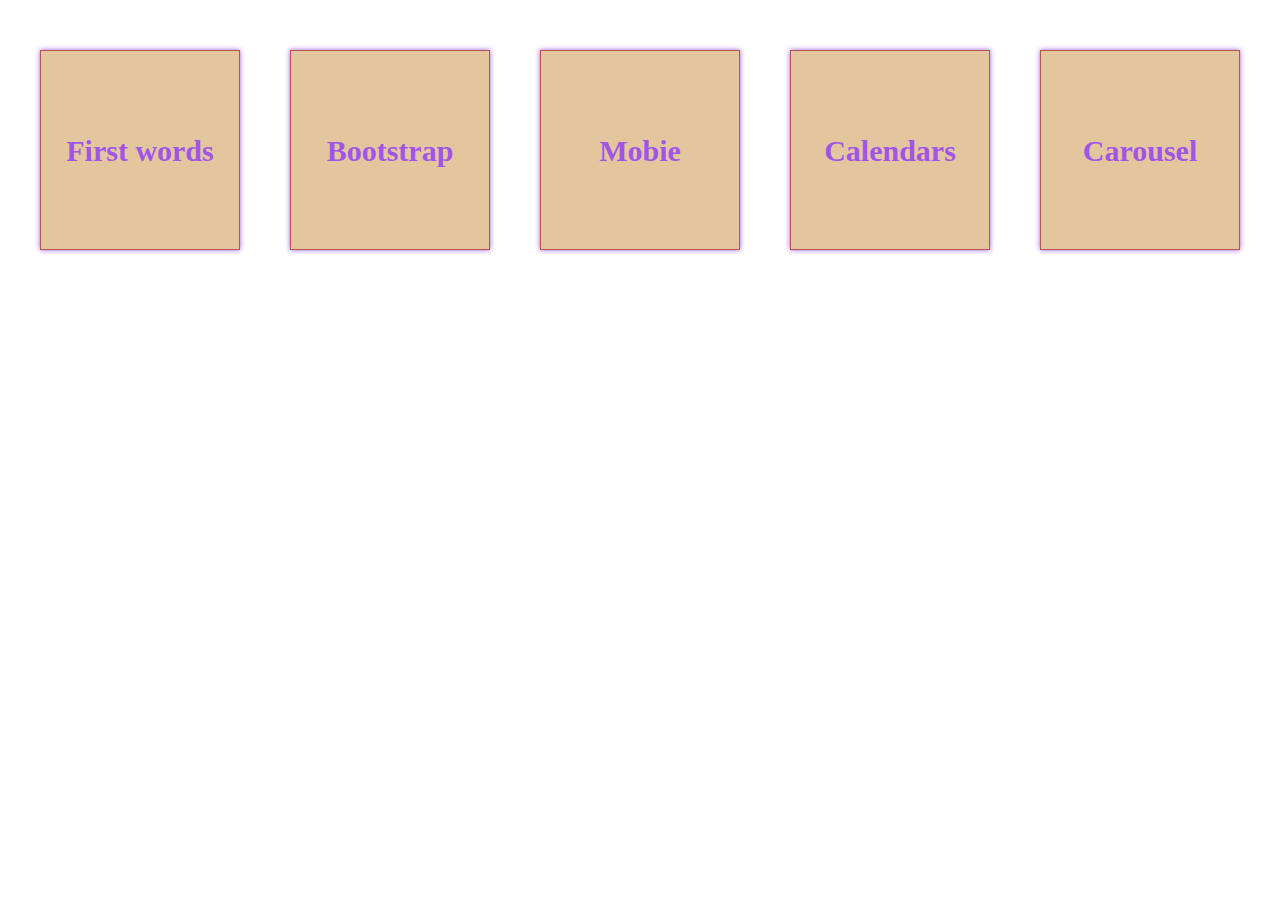
<file: index.html>
<!DOCTYPE html>
<html>
	<head>
		<meta charset="utf-8" />
		<title></title>
		<link rel="stylesheet" type="text/css" href="css/cssreset.css"/>
		<link rel="stylesheet" type="text/css" href="css/index.css"/>
	</head>
	<body>
		<div id="main_box" class="container">
			<a href="MrChen/index_main.html" target="_blank">First words</a><a href="bootstrap/index.html" target="_blank">Bootstrap</a><a href="mobil/index.html" target="_blank">Mobie</a><a href="calendars/new_file.html" target="_blank">Calendars</a><a href="repeat_img/轮播图.html" class="nomarginRright" target="_blank">Carousel</a>
		</div>
	</body>
</html>
</file>
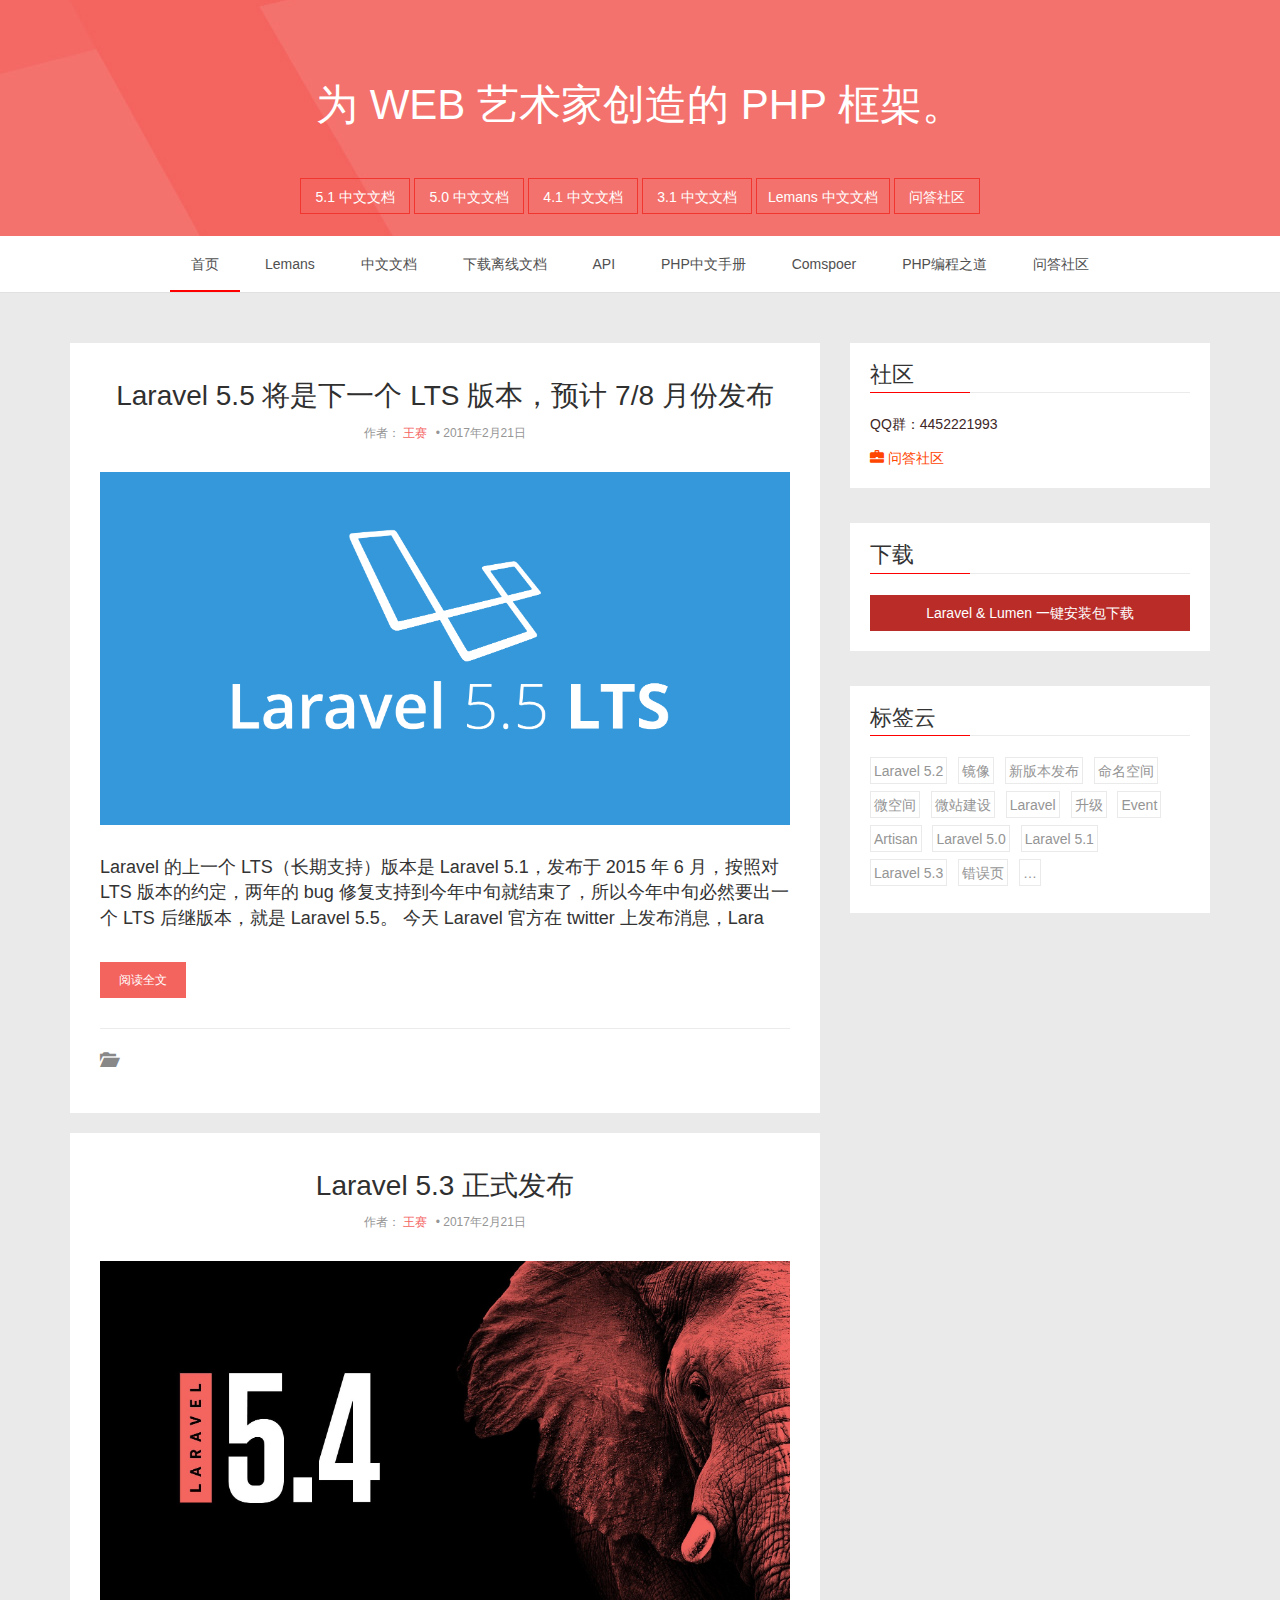
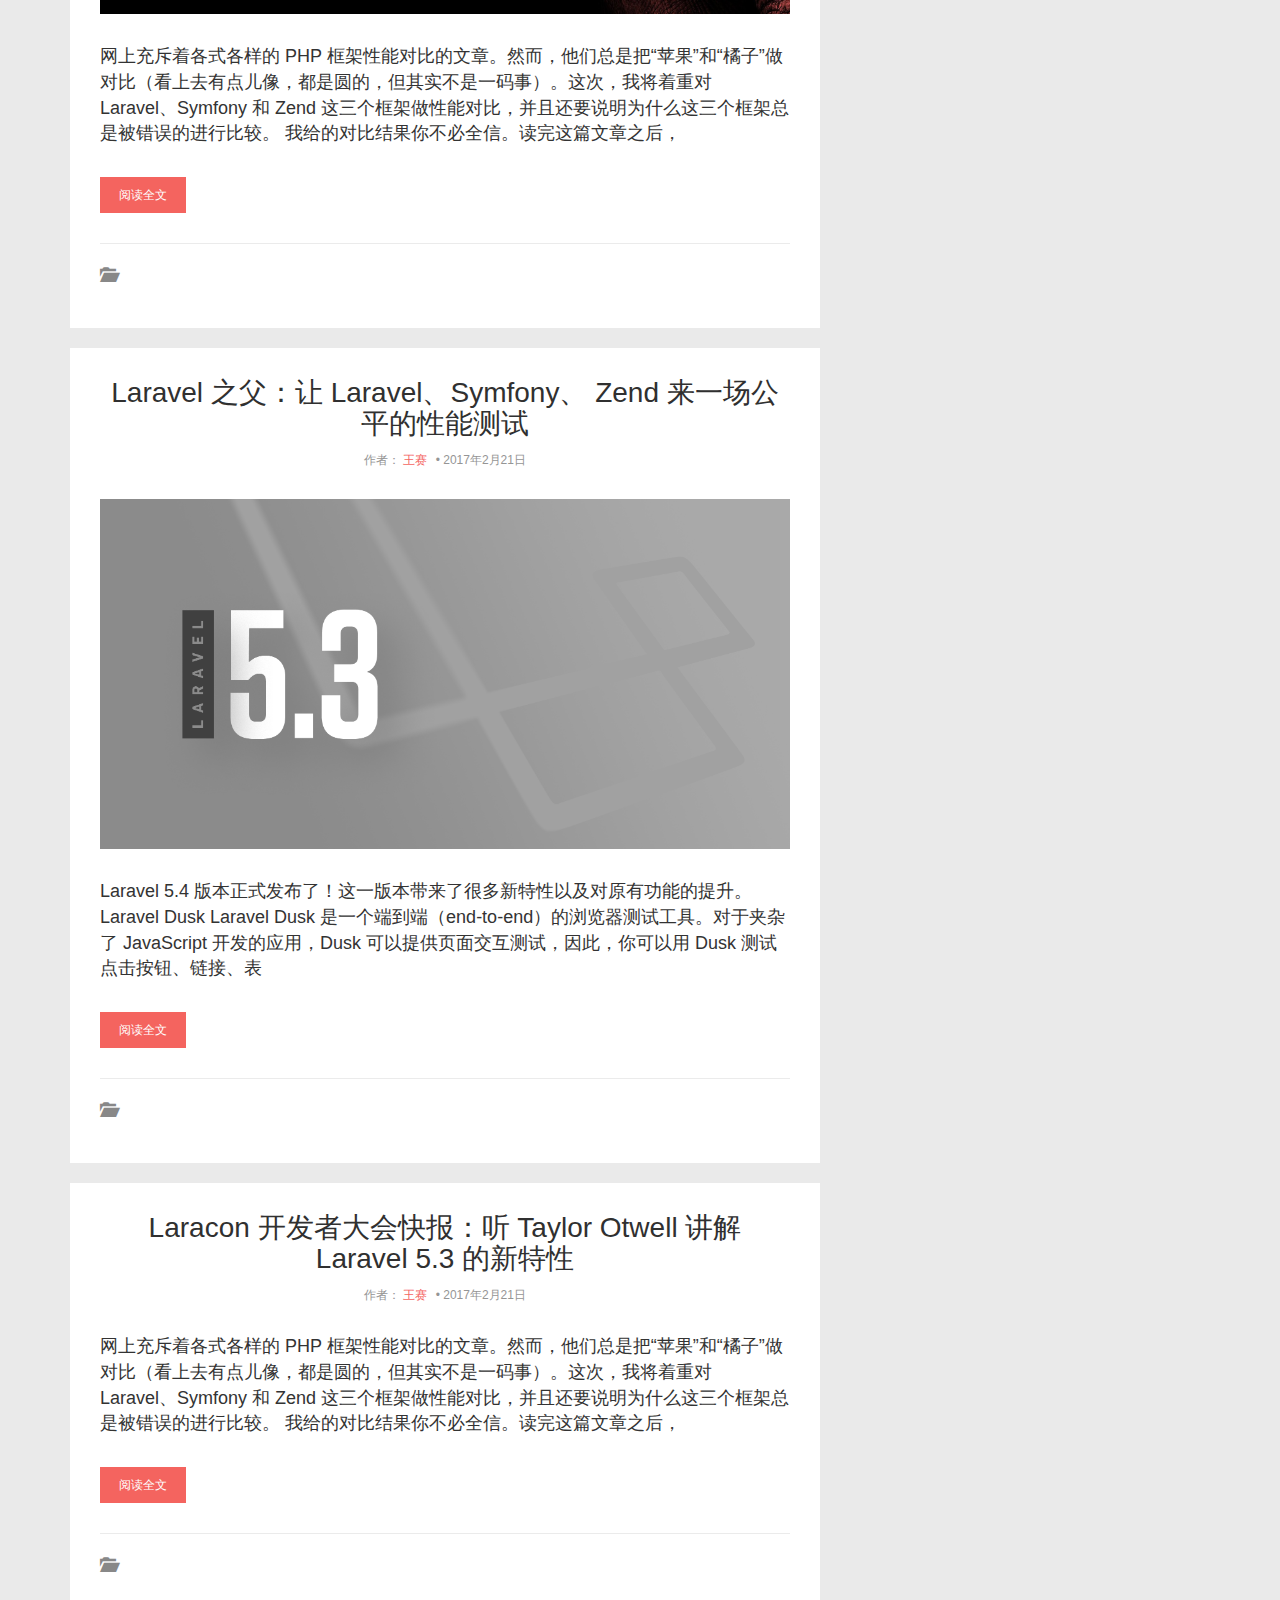
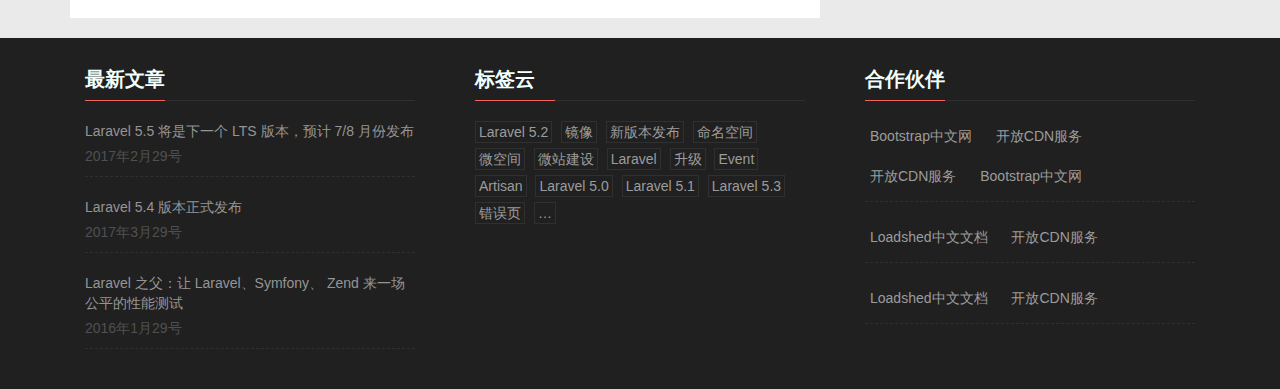
<file: bootstrap/index.html>
<!DOCTYPE html>
<html>

	<head>
		<meta charset="utf-8" />
		<title></title>
		<meta name="viewport" content="width=device-width, initial-scale=1, maximum-scale=1, user-scalable=no">
		<link rel="stylesheet" type="text/css" href="css/bootstrap.min.css"/>
		<link rel="stylesheet" type="text/css" href="css/bootstrap-theme.min.css"/>
		<style type="text/css">
			html,body,ul{
				margin: 0;
				padding: 0;
			}
			body{
				background-color: #EAEAEA;
			}
			a{
				text-decoration: none;
			}
			.main-header{
				width: 100%;
				background-image: url(img/banpic.jpg);
				background-position: center 20%;
				padding: 62px 0px;
			}
			h1.col-sm-12{
				text-align: center;
				color: white;
				font-size: 42px;
			}
			h1.col-sm-12::selection{
				background-color: #EF342E;
			}
			div.col-sm-12{
				text-align: center;
			}
			.main-header div.col-sm-12 a{
				display: inline-block;
				width: 110px;
				height: 36px;
				text-align: center;
				line-height: 36px;
				border: 1px solid #F1362F;
				text-decoration: none;
				color: white;
				position: relative;
				bottom: -40px;
				font-size: 14px;
			}
			#largeload{
				width: 134px;
			}
			#smallload{
				width: 86px;
			}
			.main-header div.col-sm-12 a:hover{
				background-color: #303030;
			}
			@media screen and (max-width: 730px) {
				.main-header div.col-sm-12 a{
					display: block;
					margin: 0 auto;
					width: 80%;
					max-width: 340px;
					margin-bottom: 10px;
				}
				#largeload{
					width: 80%;
					max-width: 340px;
				}
				#smallload{
					width: 80%;
					max-width: 340px;
				}
			}
			.main-navigation{
				width: 100%;
				border-bottom: 1px solid #E1E1E1;
				background-color: white;
			}
			.main-menu{
				text-align: center;
				position: relative;
			}
			.main-menu a{
				display: inline-block;
				height: 56px;
				line-height: 56px;
				padding: 0px 21px;
				text-align: center;
				text-decoration: none;
				color: #505050;
				font-size: 14px;
			}
			.main-menu a:nth-of-type(1){
				border-bottom: 2px solid red;
			}
			.main-menu a:hover{
				color: #F46878;
			}
			div.smallnav{
				width: 100%;
				text-align: center;
				height: 60px;
				font-size: 30px;
				line-height: 60px;
				display: none;
				cursor: pointer;
			}
			@media screen and (max-width: 730px){
				.main-menu{
					display: none;
				}
				div.smallnav{
					display: block;
				}
				.main-menu a{
					display: block;
					text-align: left;
				}
			}
			#blockd{
				display: block;
			}
			.main-content{
				width: 100%;
				background-color: #EAEAEA;
				margin-top: 50px;
			}
			.content_left_01{
				background-color: white;
				padding: 10px 30px 30px 30px;
				margin-bottom: 20px;
			}
			.content_left_01 h1{
				text-align: center;
			}
			.content_left_01 a{
				display: inline-block;
				color: #303030;
				text-decoration: none;
				font-size: 28px;
			}
			.post-detail{
				text-align: center;
				font-size: 12px;
				color: #959595;
				margin-top: 12px;
				margin-bottom: 30px;
			}
			.authod{
				display: inline-block;
				margin-right: 5px;
			}
			.authod a{
				font-size: 12px;
				color: #F4645F;
			}
			.authod a:hover{
				text-decoration: underline;
			}
			.time:before{
				content: "•";
			}
			.pic img{
				width: 100%;
				height: 100%;
			}
			.page{
				margin: 30px 0px;
				font-size: 18px;
			}
			.lookall a{
				width: 86px;
				height: 36px;
				display: inline-block;
				font-size: 12px;
				line-height: 36px;
				text-align: center;
				background-color: #F4645F;
				color: white;
			}
			.lookall a:hover{
				background-color: #3B2C2C;
			}
			.content_left_01 footer{
				margin-top: 30px;
				border-top: 1px solid #EBEBEB;
				padding-top: 21px;
				margin-bottom: 10px;
				
			}
			.content_left_01 footer a{
				color: #888888;
				font-size: 16px;
			}
			
			.content_right_01,.content_right_02,.content_right_03{
				background-color: white;
				padding: 20px;
				margin-bottom: 35px;
			}
			.content_right_01 h1,.content_right_02 h1,.content_right_03 h1{
				margin: 0px;
				font-size: 22px;
				padding-bottom: 5px;
				border-bottom: 1px solid #EBEBEB;
				position: relative;
				margin-bottom: 21px;
			}
			.content_right_01 h1:after,.content_right_02 h1:after,.content_right_03 h1:after{
				content: "";
				width: 100px;
				border-top: 1px solid red;
				position: absolute;
				left: 0px;
				bottom: -1px;
			}
			.content_right_01 .qqzu{
				font-size: 14px;
				color: #3E2727;
				height: 24px;
				margin-bottom: 10px;
			}
			.answerandquertion,.answerandquertion a{
				font-size: 14px;
				color: orangered;
			}
			.loading a{
				display: block;
				height: 36px;
				background-color: #B92C28;
				color: white;
				text-align: center;
				line-height: 36px;
				text-decoration: none;
			}
			.loading a:hover{
				background-color: #122B40;
			}
			.content_right_03biaoqian a{
				display: inline-block;
				height: 27px;
				border: 1px solid #EAEAEA ;
				padding: 0px 3px;
				text-align: center;
				line-height: 27px;
				margin-right: 7px;
				margin-bottom: 7px;
				font-size: 14px;
				text-decoration: none;
				color: #959595;
			}
			.content_right_03biaoqian a:hover{
				background-color: #F4645F;
				color: white;
			}
			.main-footer{
				width: 100%;
				background-color: #202020;
			}
			.footer_00{
				padding: 20px 30px;
			}
			.footer_00 h4{
				text-align: left;
				padding-bottom: 10px;
				border-bottom: 1px solid #303030;
				position: relative;
				color: #F1FFFF;
				margin-bottom: 20px;
				font-size: 20px;
				font-weight: 900;
			}
			.footer_00 h4:after{
				content: "";
				width: 80px;
				border-top: 1px solid #F4645F;
				position: absolute;
				left: 0px;
				bottom: -1px;
			}
			.footer_01_page{
				padding-bottom: 10px;
				border-bottom: 1px dashed #303030;
				margin-bottom: 20px;
			}
			.footer_01_page a{
				display: block;
				font-size: 14px;
				text-align: left;
				text-decoration: none;
				color: #959595;
				margin-bottom: 5px;
			}
			.footer_01_page a:hover{
				color: #C7254E;
			}
			.footer_01_page div{
				text-align: left;
				color: #505050;
			}
			#footer_02_btn{
				text-align: left;
			}
			#footer_02_btn a{
				display: inline-block;
				padding: 0px 3px;
				margin-right: 5px;
				margin-bottom: 5px;
				text-decoration: none;
				color: #9C9C9C;
				border: 1px solid #303030;
			}
			#footer_02_btn a:hover{
				background-color: #F3635E;
				color: white;
			}
			.footer_03_page{
				text-align: left;
				border-bottom: 1px dashed #303030;
				margin-bottom: 20px;
			}
			.footer_03_page a{
				display: inline-block;
				padding:5px;
				margin-right: 10px;
				margin-bottom: 10px;
				color: #9C9C9C;
				text-decoration: none;
			}
			.footer_03_page a:hover{
				background-color: #F3635E;
				color: white;
			}
		</style>
	</head>
	<body>
		<div class="main-header">
			<div class="container">
				<div class="row">
					<h1 class="col-sm-12">为 WEB 艺术家创造的 PHP 框架。</h1>
					<div class="col-sm-12">
						<a href="">5.1 中文文档</a>
						<a href="">5.0 中文文档</a>
						<a href="">4.1 中文文档</a>
						<a href="">3.1 中文文档</a>
						<a id="largeload" href="">Lemans 中文文档</a>
						<a id="smallload" href="">问答社区</a>
					</div>
				</div>
			</div>
			
		</div>
		<div class="main-navigation">
			<div class="container">
				<div class="row">
					<div class="col-sm-12 smallnav">
						<span class="glyphicon glyphicon-align-justify"></span>
					</div>
					<ul class="col-sm-12 main-menu">
						<a href="">首页</a>
						<a href="">Lemans</a>
						<a href="">中文文档</a>
						<a href="">下载离线文档</a>
						<a href="">API</a>
						<a href="">PHP中文手册</a>
						<a href="">Comspoer</a>
						<a href="">PHP编程之道</a>
						<a href="">问答社区</a>
					</ul>
				</div>
			</div>
		</div>
		<div class="main-content">
			<div class="container">
				<div class="row">
					<div class="col-md-8 content_left">
						<div class="content_left_01">
							<h1><a href="">Laravel 5.5 将是下一个 LTS 版本，预计 7/8 月份发布</a></h1>
							<div class="post-detail">
								<span class="authod">
									作者：
									<a href="">王赛</a>
								</span>
								<span class="time">
									2017年2月21日
								</span>
							</div>
							<div class="pic">
								<a href="">
									<img src="img/left.png"/>
								</a>
							</div>
							<p class="page">Laravel 的上一个 LTS（长期支持）版本是 Laravel 5.1，发布于 2015 年 6 月，按照对 LTS 版本的约定，两年的 bug 修复支持到今年中旬就结束了，所以今年中旬必然要出一个 LTS 后继版本，就是 Laravel 5.5。 今天 Laravel 官方在 twitter 上发布消息，Lara</p>
							<div class="lookall">
								<a href="">阅读全文</a>
							</div>
							<footer>
								<a href=""><span class="glyphicon glyphicon-folder-open"></span></a>
							</footer>
						</div>
						<div class="content_left_01">
							<h1><a href="">Laravel 5.3 正式发布</a></h1>
							<div class="post-detail">
								<span class="authod">
									作者：
									<a href="">王赛</a>
								</span>
								<span class="time">
									2017年2月21日
								</span>
							</div>
							<div class="pic">
								<a href="">
									<img src="img/smallpic.jpg"/>
								</a>
							</div>
							<p class="page">网上充斥着各式各样的 PHP 框架性能对比的文章。然而，他们总是把“苹果”和“橘子”做对比（看上去有点儿像，都是圆的，但其实不是一码事）。这次，我将着重对 Laravel、Symfony 和 Zend 这三个框架做性能对比，并且还要说明为什么这三个框架总是被错误的进行比较。 我给的对比结果你不必全信。读完这篇文章之后，</p>
							<div class="lookall">
								<a href="">阅读全文</a>
							</div>
							<footer>
								<a href=""><span class="glyphicon glyphicon-folder-open"></span></a>
							</footer>
						</div>
						<div class="content_left_01">
							<h1><a href="">Laravel 之父：让 Laravel、Symfony、 Zend 来一场公平的性能测试</a></h1>
							<div class="post-detail">
								<span class="authod">
									作者：
									<a href="">王赛</a>
								</span>
								<span class="time">
									2017年2月21日
								</span>
							</div>
							<div class="pic">
								<a href="">
									<img src="img/smallleft.png"/>
								</a>
							</div>
							<p class="page">Laravel 5.4 版本正式发布了！这一版本带来了很多新特性以及对原有功能的提升。 Laravel Dusk Laravel Dusk 是一个端到端（end-to-end）的浏览器测试工具。对于夹杂了 JavaScript 开发的应用，Dusk 可以提供页面交互测试，因此，你可以用 Dusk 测试点击按钮、链接、表</p>
							<div class="lookall">
								<a href="">阅读全文</a>
							</div>
							<footer>
								<a href=""><span class="glyphicon glyphicon-folder-open"></span></a>
							</footer>
						</div>
						<div class="content_left_01">
							<h1><a href="">Laracon 开发者大会快报：听 Taylor Otwell 讲解 Laravel 5.3 的新特性</a></h1>
							<div class="post-detail">
								<span class="authod">
									作者：
									<a href="">王赛</a>
								</span>
								<span class="time">
									2017年2月21日
								</span>
							</div>
							<p class="page">网上充斥着各式各样的 PHP 框架性能对比的文章。然而，他们总是把“苹果”和“橘子”做对比（看上去有点儿像，都是圆的，但其实不是一码事）。这次，我将着重对 Laravel、Symfony 和 Zend 这三个框架做性能对比，并且还要说明为什么这三个框架总是被错误的进行比较。 我给的对比结果你不必全信。读完这篇文章之后，</p>
							<div class="lookall">
								<a href="">阅读全文</a>
							</div>
							<footer>
								<a href=""><span class="glyphicon glyphicon-folder-open"></span></a>
							</footer>
						</div>
					</div>
					<div class="col-md-4 content_right">
						<div class="content_right_01">
							<h1>社区</h1>
							<div class="qqzu">QQ群：4452221993</div>
							<div class="answerandquertion">
								<span class="glyphicon glyphicon-briefcase"></span>
								<a href="">问答社区</a>
							</div>
						</div>
						<div class="content_right_02">
							<h1>下载</h1>
							<div class="loading">
								<a href="">Laravel & Lumen 一键安装包下载</a>
							</div>
						</div>
						<div class="content_right_03">
							<h1>标签云</h1>
							<div class="content_right_03biaoqian">
								<a href="">Laravel 5.2</a>
								<a href="">镜像</a>
								<a href="">新版本发布</a>
								<a href="">命名空间</a>
								<a href="">微空间</a>
								<a href="">微站建设</a>
								<a href="">Laravel</a>
								<a href="">升级</a>
								<a href="">Event</a>
								<a href="">Artisan</a>
								<a href="">Laravel 5.0</a>
								<a href="">Laravel 5.1</a>
								<a href="">Laravel 5.3</a>
								<a href="">错误页</a>
								<a href="">…</a>
							</div>
						</div>
					</div>
				</div>
			</div>
		</div>
		<div class="main-footer">
			<div class="container">
				<div class="row">
					<div class="col-md-4 footer_00 footer_01">
						<h4>最新文章</h4>
						<div class="footer_01_page">
							<div>
								<a href="">Laravel 5.5 将是下一个 LTS 版本，预计 7/8 月份发布</a>
							</div>
							<div>2017年2月29号</div>
						</div>
						<div class="footer_01_page">
							<a href="">Laravel 5.4 版本正式发布</a>
							<div>2017年3月29号</div>
						</div>
						<div class="footer_01_page">
							<a href="">Laravel 之父：让 Laravel、Symfony、 Zend 来一场公平的性能测试</a>
							<div>2016年1月29号</div>
						</div>
					</div>
					<div class="col-md-4 footer_00 footer_02">
						<h4>标签云</h4>
						<div id="footer_02_btn">
							<a href="">Laravel 5.2</a>
							<a href="">镜像</a>
							<a href="">新版本发布</a>
							<a href="">命名空间</a>
							<a href="">微空间</a>
							<a href="">微站建设</a>
							<a href="">Laravel</a>
							<a href="">升级</a>
							<a href="">Event</a>
							<a href="">Artisan</a>
							<a href="">Laravel 5.0</a>
							<a href="">Laravel 5.1</a>
							<a href="">Laravel 5.3</a>
							<a href="">错误页</a>
							<a href="">…</a>
						</div>
					</div>
					<div class="col-md-4 footer_00 footer_03">
						<h4>合作伙伴</h4>
						<div class="footer_03_page">
							<a href="">Bootstrap中文网</a>
							<a href="">开放CDN服务</a>
							<a href="">开放CDN服务</a>
							<a href="">Bootstrap中文网</a>
						</div>
						<div class="footer_03_page">
							<a href="">Loadshed中文文档</a>
							<a href="">开放CDN服务</a>
						</div>
						<div class="footer_03_page">
							<a href="">Loadshed中文文档</a>
							<a href="">开放CDN服务</a>
						</div>
					</div>
				</div>
			</div>
		</div>
	</body>
	<script src="js/jquery.min.js" type="text/javascript" charset="utf-8"></script>
	<script type="text/javascript">
		var smallnav=document.querySelector(".smallnav");
		var menu=document.querySelector(".main-menu");
		var num=0;
		function css(obj,attr){
			if(obj.currentStyle){
				return obj.currentStyle[attr];
			}else{
				return getComputedStyle(obj)[attr];
			}
		}
		smallnav.onclick=function(){
			if(num==0){
				menu.setAttribute("id","blockd");
				num=2;
			}else{
				menu.removeAttribute("id");
				num=0;
			}
		}
	</script>
</html>
</file>
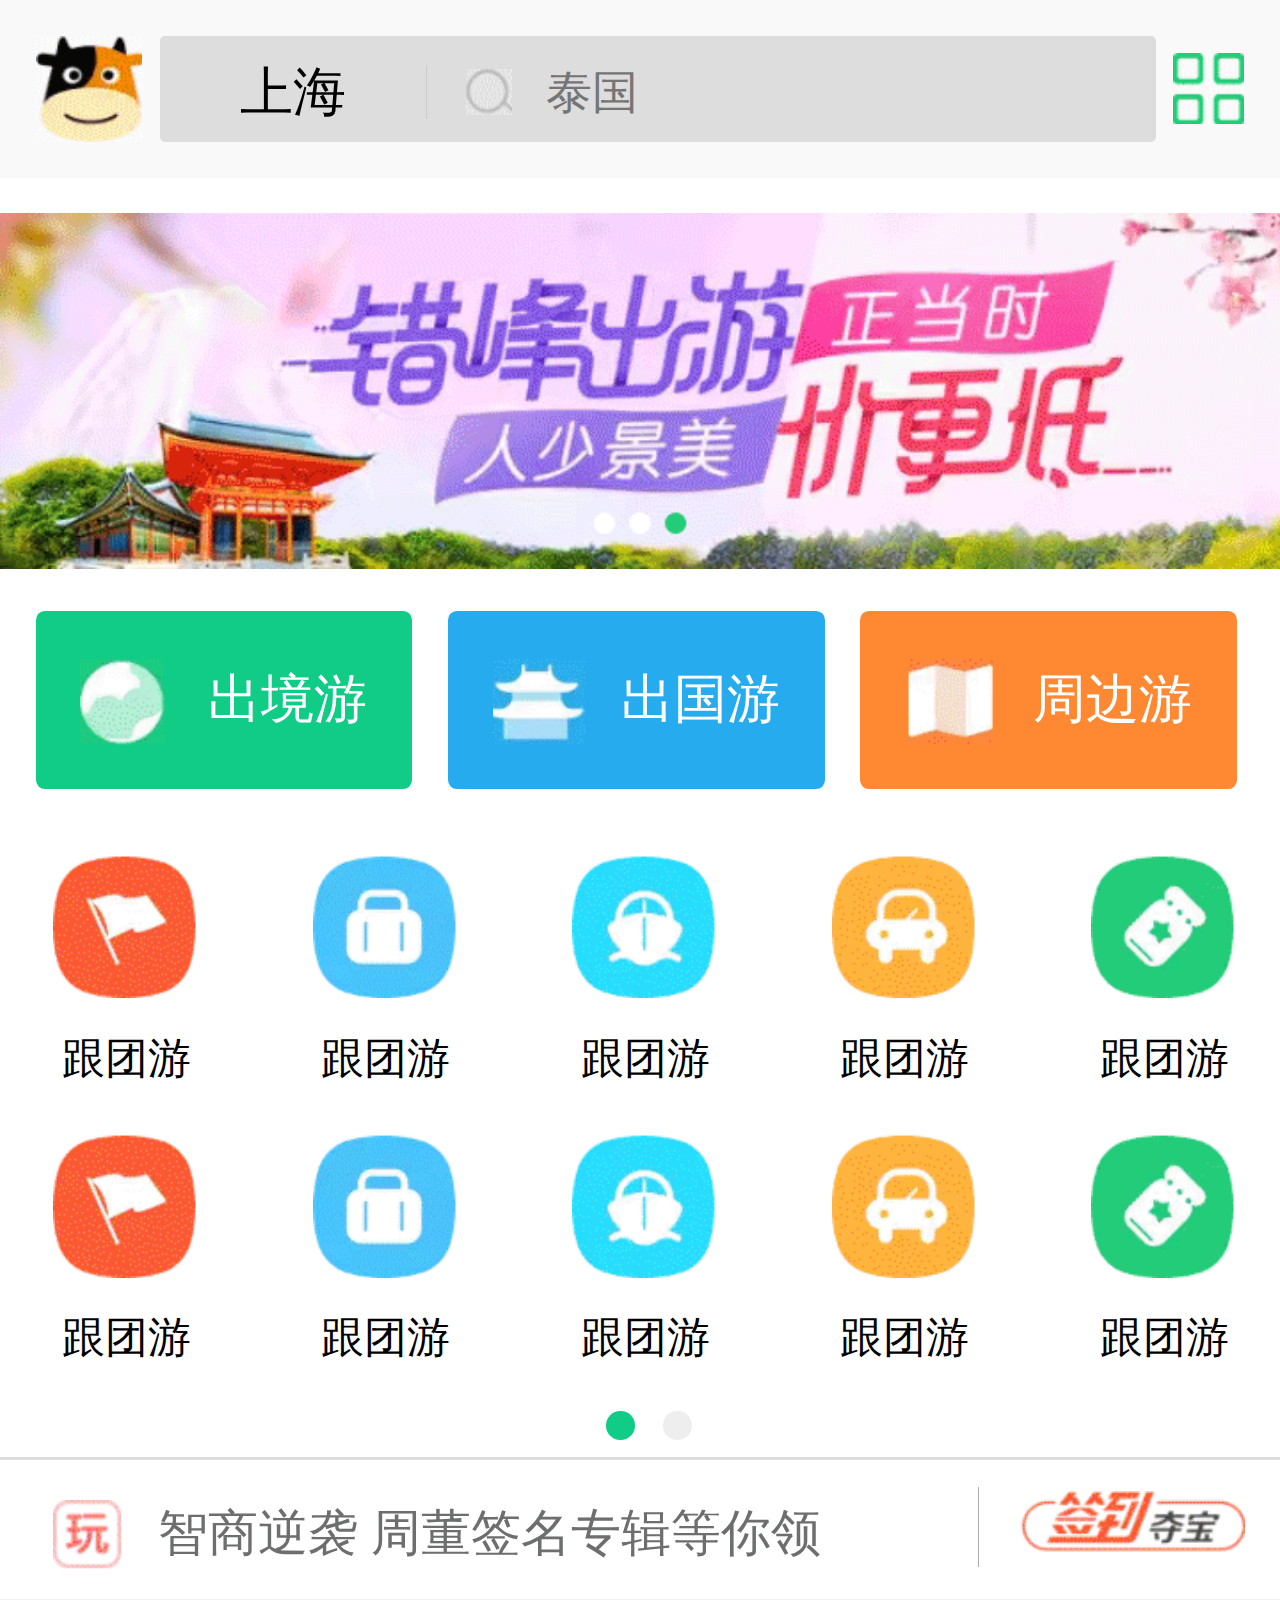
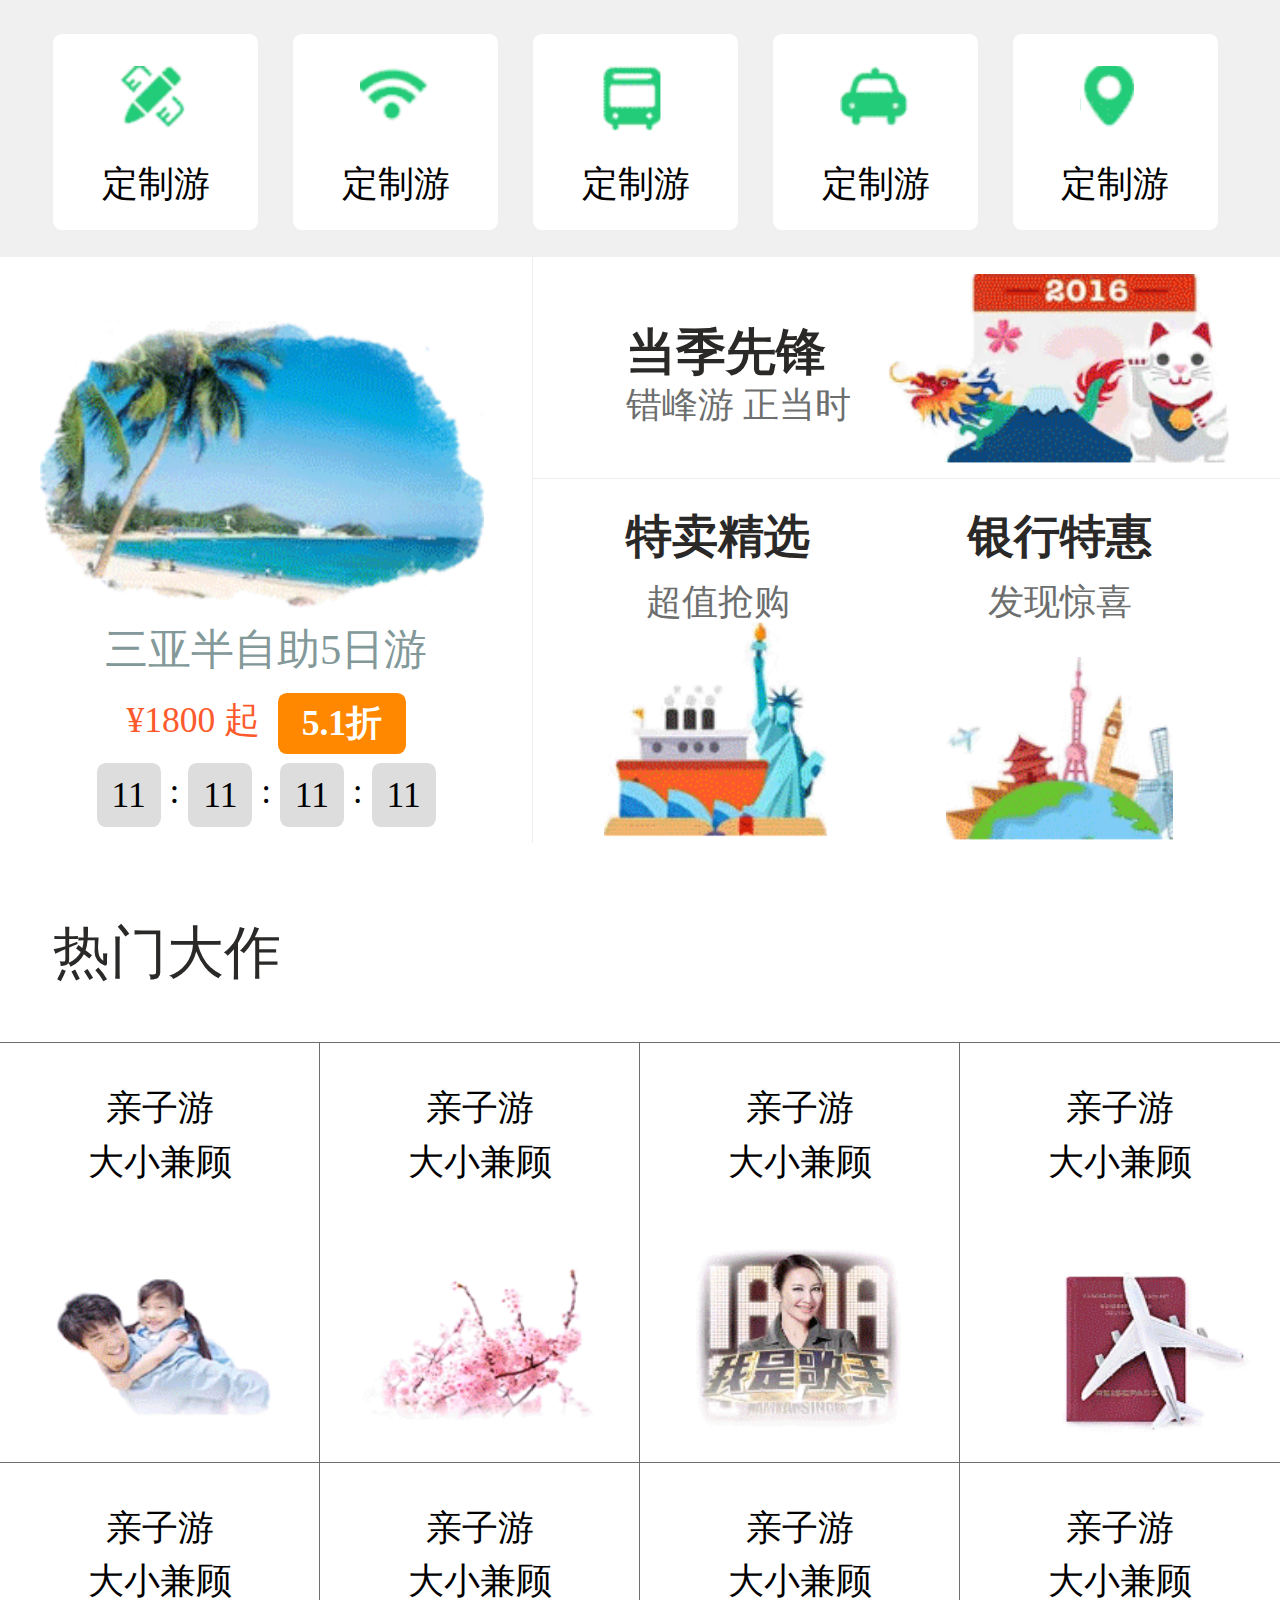
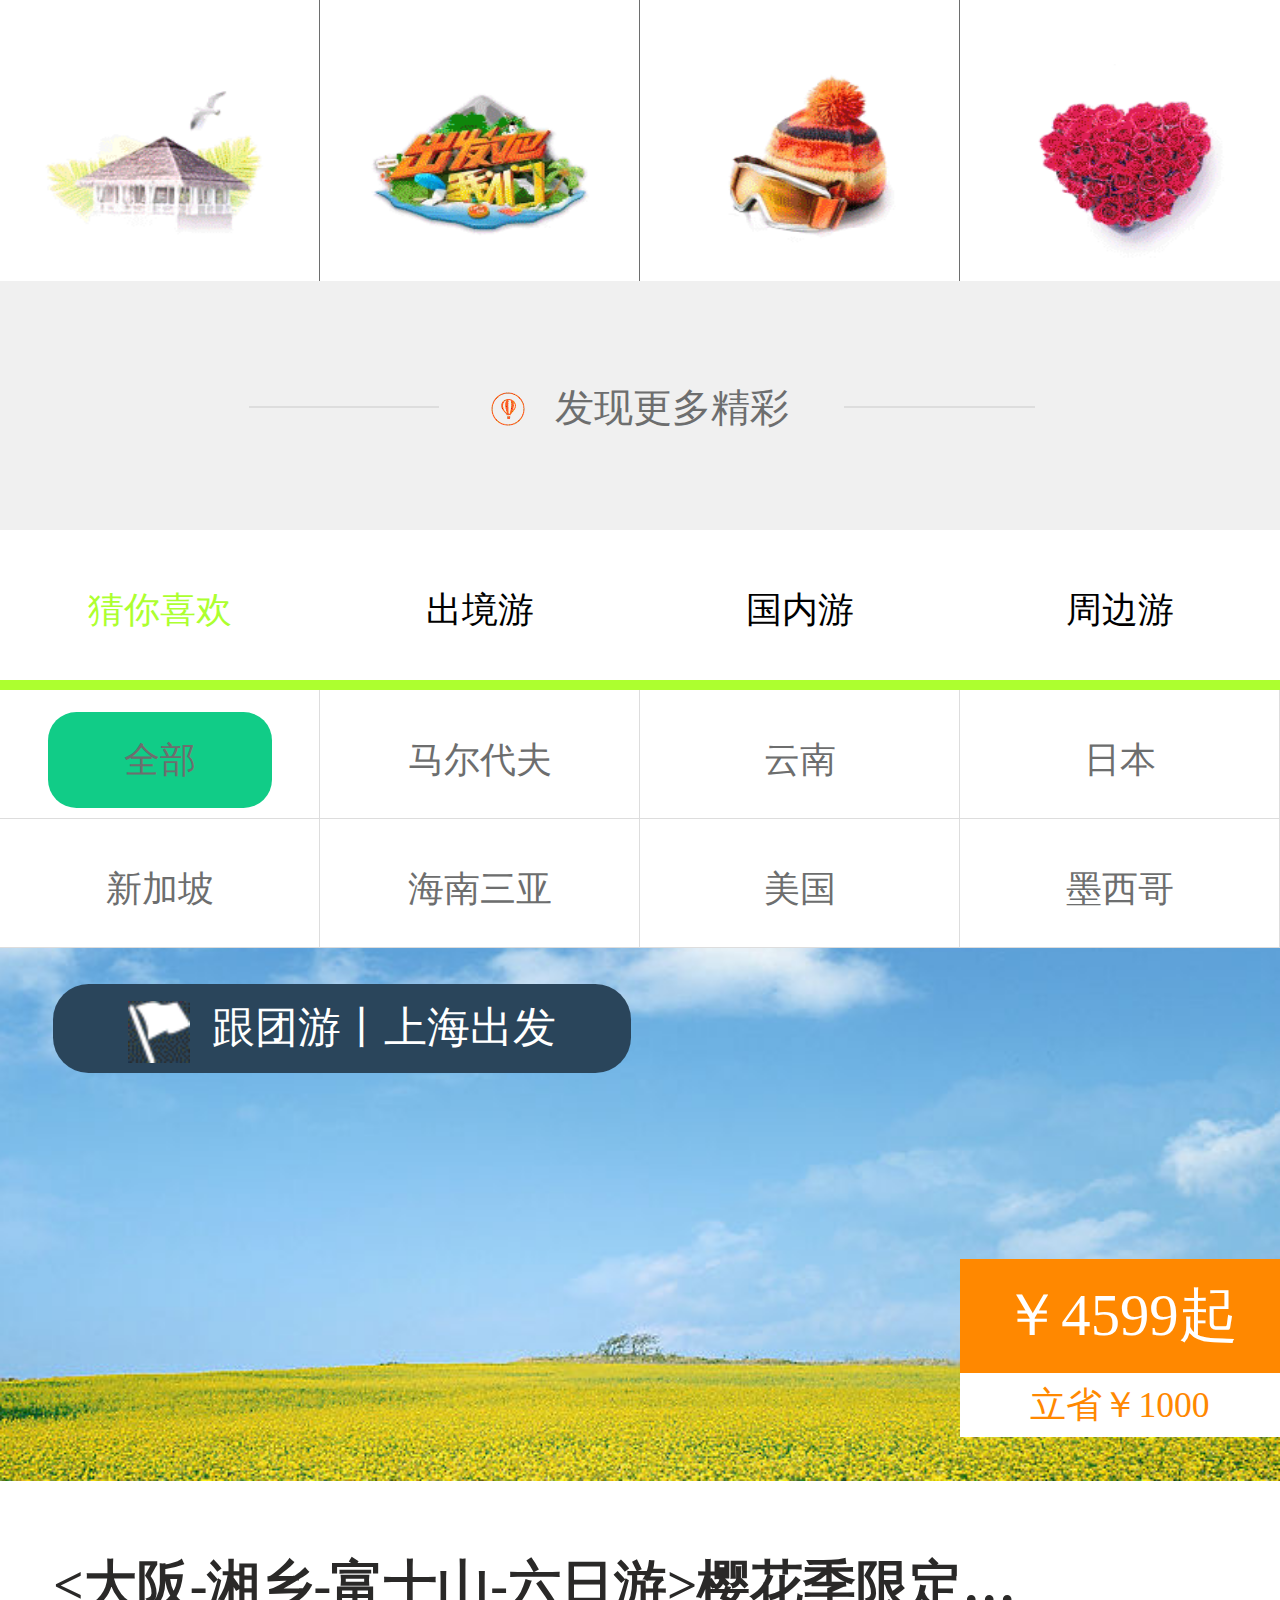
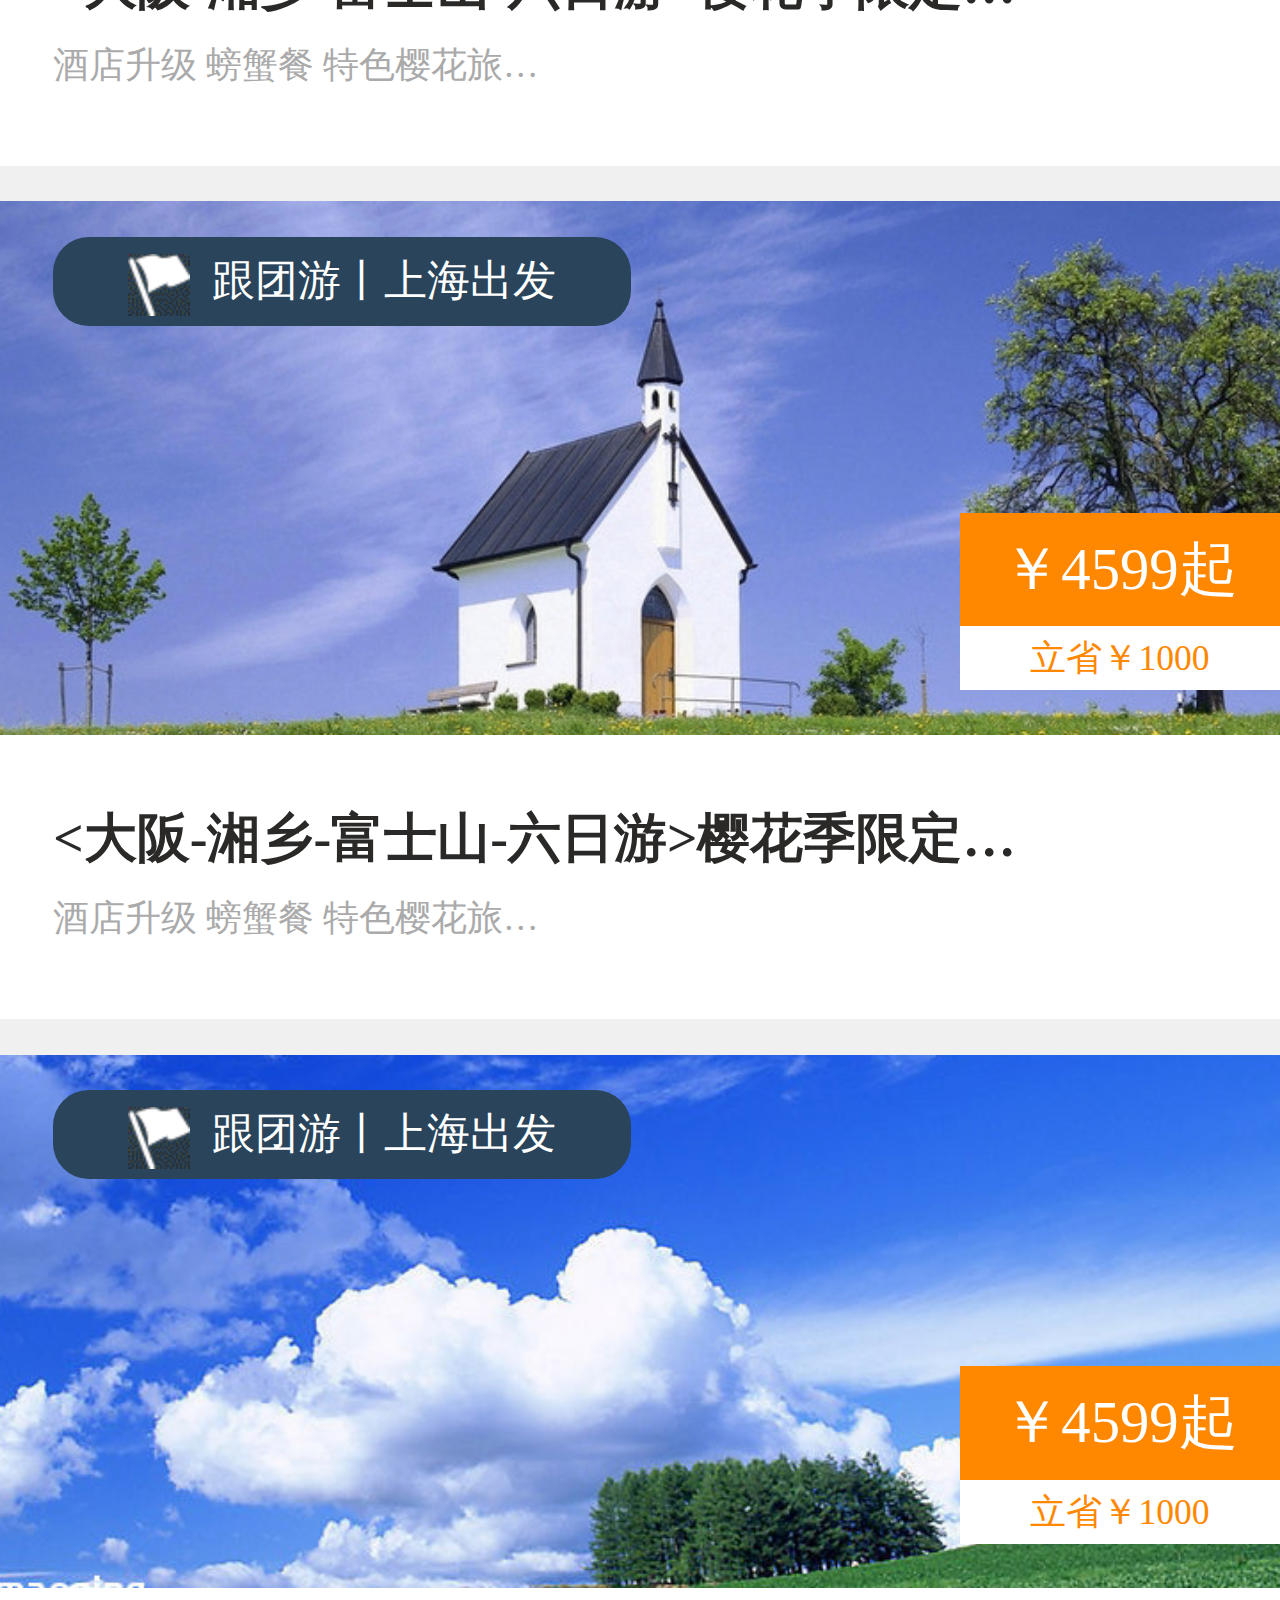
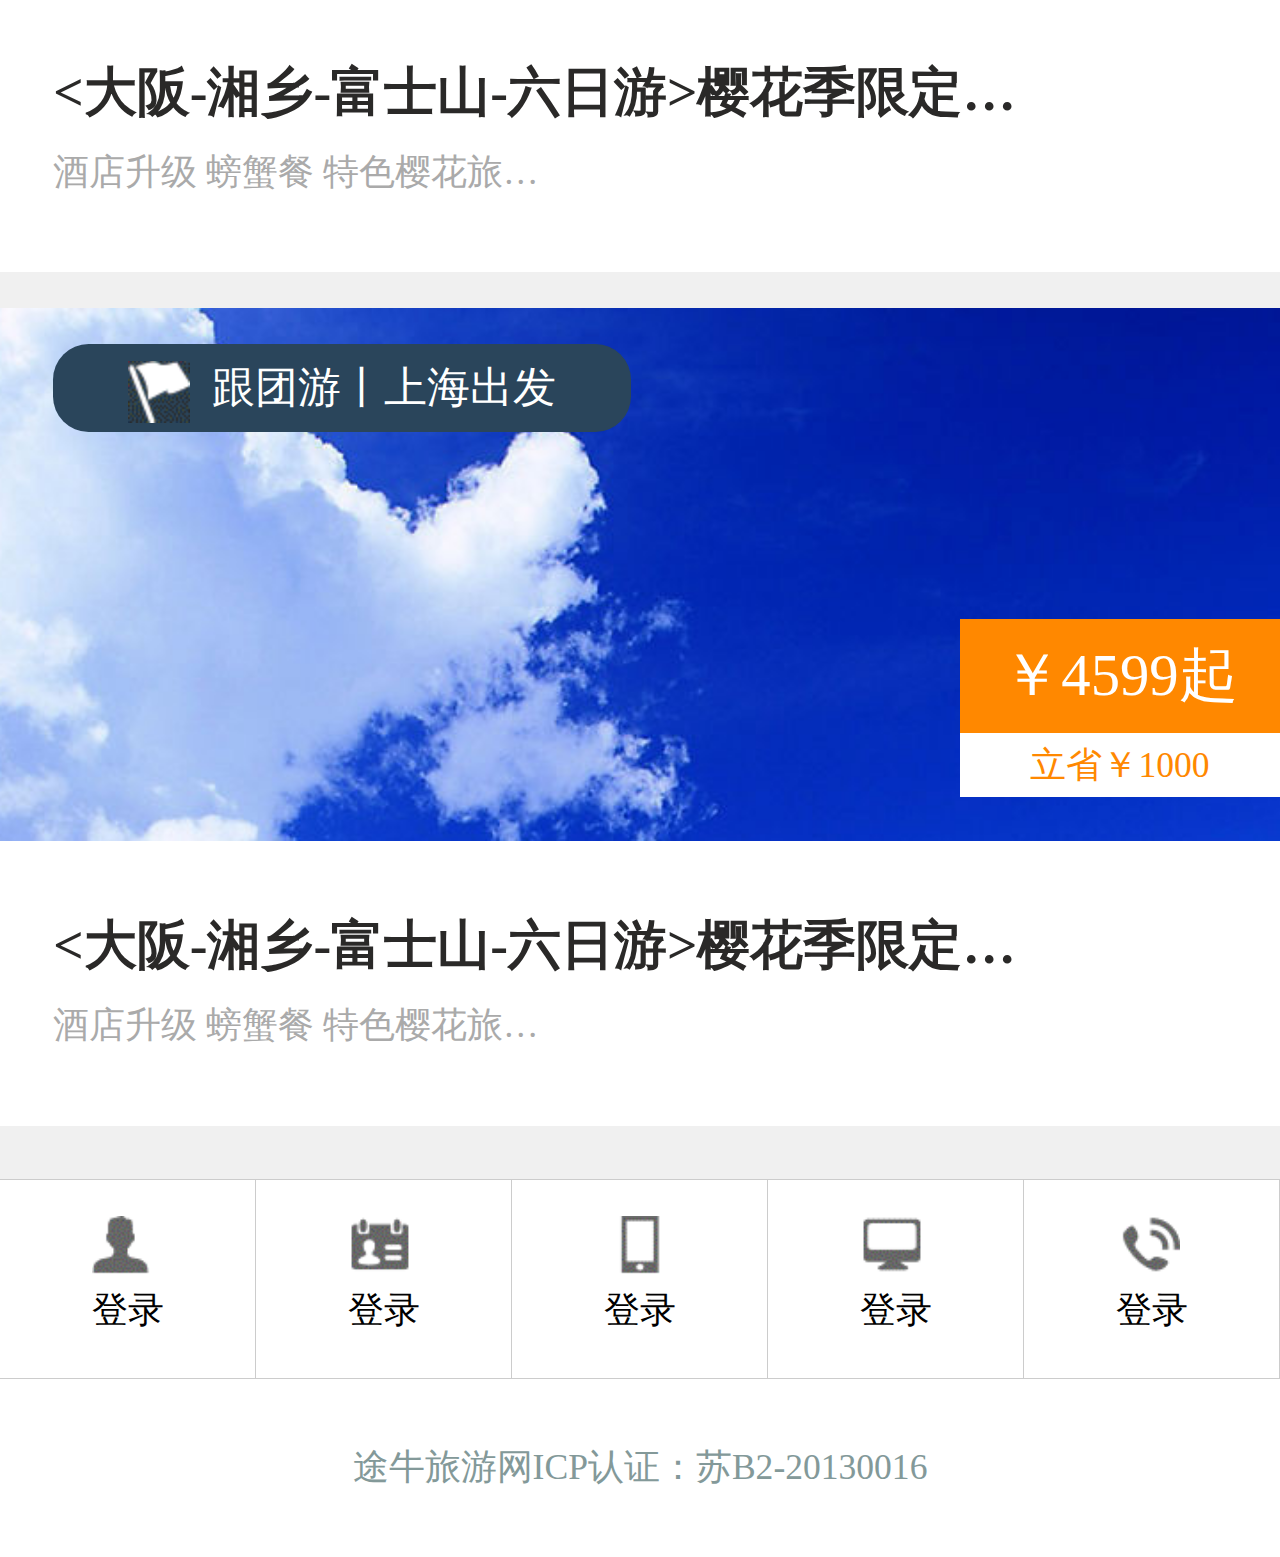
<file: mobil/index.html>
<!DOCTYPE html>
<html>
	<head>
		<meta charset="utf-8" />
		<title>手机商城</title>
		<link rel="stylesheet" type="text/css" href="css/cssreset.css"/>
		<link rel="stylesheet" type="text/css" href="css/index.css"/>
	</head>
	<body>
		<div class="container">
			<header id="head">
				<img class="logopic" src="img/img1.png"/>
				<div class="btnwrap">
					<span class="city">上海</span><input type="text" placeholder="泰国" id="txt"/>
				</div>
				<img class="lastimg" src="img/img2.png"/>
			</header>
			<div class="section1">
				<img src="img/img3.png"/>
			</div>
			<div class="section2">
				<div class="section2_span1"><span></span>出境游</div>
				<div class="section2_span2"><span></span>出国游</div>
				<div class="section2_span3"><span></span>周边游</div>
			</div>
			<div class="section3">
				<div class="sec3row sec3_row1">
					<div class="col1">
						<span class="icoimg icoimg1"></span>
						<span>跟团游</span>
					</div>
					<div class="col1">
						<span class="icoimg icoimg2"></span>
						<span>跟团游</span>
					</div>
					<div class="col1">
						<span class="icoimg icoimg3"></span>
						<span>跟团游</span>
					</div>
					<div class="col1">
						<span class="icoimg icoimg4"></span>
						<span>跟团游</span>
					</div>
					<div class="col1 nomargin-right">
						<span class="icoimg icoimg5"></span>
						<span>跟团游</span>
					</div>
				</div>
				<div class="sec3row sec3_row2">
					<div class="col1">
						<span class="icoimg icoimg1"></span>
						<span>跟团游</span>
					</div>
					<div class="col1">
						<span class="icoimg icoimg2"></span>
						<span>跟团游</span>
					</div>
					<div class="col1">
						<span class="icoimg icoimg3"></span>
						<span>跟团游</span>
					</div>
					<div class="col1">
						<span class="icoimg icoimg4"></span>
						<span>跟团游</span>
					</div>
					<div class="col1 nomargin-right">
						<span class="icoimg icoimg5"></span>
						<span>跟团游</span>
					</div>
				</div>
				<div class="btn"><span class="active"></span><span></span></div>
			</div>
			<div class="section4">
				<span><em></em>智商逆袭 周董签名专辑等你领</span><i></i>
			</div>
			<div class="section5">
				<div class="sec5_col01">
					<span></span><br /><span>定制游</span>
				</div>
				<div class="sec5_col02">
					<span></span><br /><span>定制游</span>
				</div>
				<div class="sec5_col03">
					<span></span><br /><span>定制游</span>
				</div>
				<div class="sec5_col04">
					<span></span><br /><span>定制游</span>
				</div>
				<div class="sec5_col05">
					<span></span><br /><span>定制游</span>
				</div>
			</div>
			<div class="section6">
				<div class="sec6Left">
					<span class="ico_img"></span>
					<span class="ico_title">三亚半自助5日游</span><br />
					<span class="ico_money">&yen;1800 起<i>5.1折</i></span>
					<span class="ico_time"><i>11</i> : <i>11</i> : <i>11</i> : <i>11</i></span>
				</div>
				<div class="sec6Right">
					<div class="sec6R_row1">
						<div class="sec6R_row1_left">
							<span>当季先锋</span><br /><span>错峰游 正当时</span>
						</div>
						<div class="sec6R_row1_right">
							
						</div>
					</div>
					<div class="sec6R_row2">
						<div class="secR_row2_Left">
							<span class="secR_row2_Title">特卖精选</span><br />
							<span class="secR_row2_des">超值抢购</span><br />
							<span class="secR_row2_ico ico1"></span>
						</div>
						<div class="secR_row2_Left">
							<span class="secR_row2_Title">银行特惠</span><br />
							<span class="secR_row2_des">发现惊喜</span><br />
							<span class="secR_row2_ico ico2"></span>
						</div>
					</div>
				</div>
			</div>
			<div class="section7">
				<div class="sec7_title">
					热门大作
				</div>
				<div class="choises">
					<div class="choise_00">
						<span>亲子游</span><br />
						<span>大小兼顾</span><br />
						<img src="img/img7-1.png"/>
					</div>
					<div class="choise_00">
						<span>亲子游</span><br />
						<span>大小兼顾</span><br />
						<img src="img/img7-2.png"/>
					</div>
					<div class="choise_00">
						<span>亲子游</span><br />
						<span>大小兼顾</span><br />
						<img src="img/img7-3.png"/>
					</div>
					<div class="choise_00 norightborder">
						<span>亲子游</span><br />
						<span>大小兼顾</span><br />
						<img src="img/img7-4.png"/>
					</div>
					<div class="choise_00">
						<span>亲子游</span><br />
						<span>大小兼顾</span><br />
						<img src="img/img7-5.png"/>
					</div>
					<div class="choise_00">
						<span>亲子游</span><br />
						<span>大小兼顾</span><br />
						<img src="img/img7-6.png"/>
					</div>
					<div class="choise_00">
						<span>亲子游</span><br />
						<span>大小兼顾</span><br />
						<img src="img/img7-7.png"/>
					</div>
					<div class="choise_00 norightborder">
						<span>亲子游</span><br />
						<span>大小兼顾</span><br />
						<img src="img/img7-8.png"/>
					</div>
				</div>
			</div>
			<div class="section8">
				<img src="img/img8.png"/>
				<span>发现更多精彩</span>
				<span class="line line_left"></span>
				<span class="line line_right"></span>
			</div>
			<div class="section9">
				<ul class="sec9_Title">
					<li class="active">猜你喜欢</li>
					<li>出境游</li>
					<li>国内游</li>
					<li>周边游</li>
				</ul>
				<div class="tour_country">
					<div><span class="active">全部</span></div>
					<div><span>马尔代夫</span></div>
					<div><span>云南</span></div>
					<div><span>日本</span></div>
					<div><span>新加坡</span></div>
					<div><span>海南三亚</span></div>
					<div><span>美国</span></div>
					<div><span>墨西哥</span></div>
				</div>
			</div>
			<div class="section10">
				<div class="sec10_eg_00 sec10_eg1">
					<img src="img/img9-1.png"/>
					<h3>&lt;大阪-湘乡-富士山-六日游&gt;樱花季限定…</h3>
					<p>酒店升级 螃蟹餐 特色樱花旅…</p>
					<div class="sec10logo"><span></span>跟团游丨上海出发</div>
					<div class="sec10money"><span>￥4599起</span><span>立省￥1000</span></div>
				</div>
				<div class="sec10_eg_00 sec10_eg1">
					<img src="img/img9-2.png"/>
					<h3>&lt;大阪-湘乡-富士山-六日游&gt;樱花季限定…</h3>
					<p>酒店升级 螃蟹餐 特色樱花旅…</p>
					<div class="sec10logo"><span></span>跟团游丨上海出发</div>
					<div class="sec10money"><span>￥4599起</span><span>立省￥1000</span></div>
				</div>
				<div class="sec10_eg_00 sec10_eg1">
					<img src="img/img9-3.png"/>
					<h3>&lt;大阪-湘乡-富士山-六日游&gt;樱花季限定…</h3>
					<p>酒店升级 螃蟹餐 特色樱花旅…</p>
					<div class="sec10logo"><span></span>跟团游丨上海出发</div>
					<div class="sec10money"><span>￥4599起</span><span>立省￥1000</span></div>
				</div>
				<div class="sec10_eg_00 sec10_eg1">
					<img src="img/img9-4.png"/>
					<h3>&lt;大阪-湘乡-富士山-六日游&gt;樱花季限定…</h3>
					<p>酒店升级 螃蟹餐 特色樱花旅…</p>
					<div class="sec10logo"><span></span>跟团游丨上海出发</div>
					<div class="sec10money"><span>￥4599起</span><span>立省￥1000</span></div>
				</div>
			</div>
			<div class="section11">
				<div><span class="sec11_ico1"></span><br /><span>登录</span></div>
				<div><span class="sec11_ico2"></span><br /><span>登录</span></div>
				<div><span class="sec11_ico3"></span><br /><span>登录</span></div>
				<div><span class="sec11_ico4"></span><br /><span>登录</span></div>
				<div><span class="sec11_ico5"></span><br /><span>登录</span></div>
			</div>
			<div class="section12">
				途牛旅游网ICP认证：苏B2-20130016
			</div>
		</div>
	</body>
	<script src="js/phoneadaptation.js" type="text/javascript" charset="utf-8"></script>
</html>
</file>
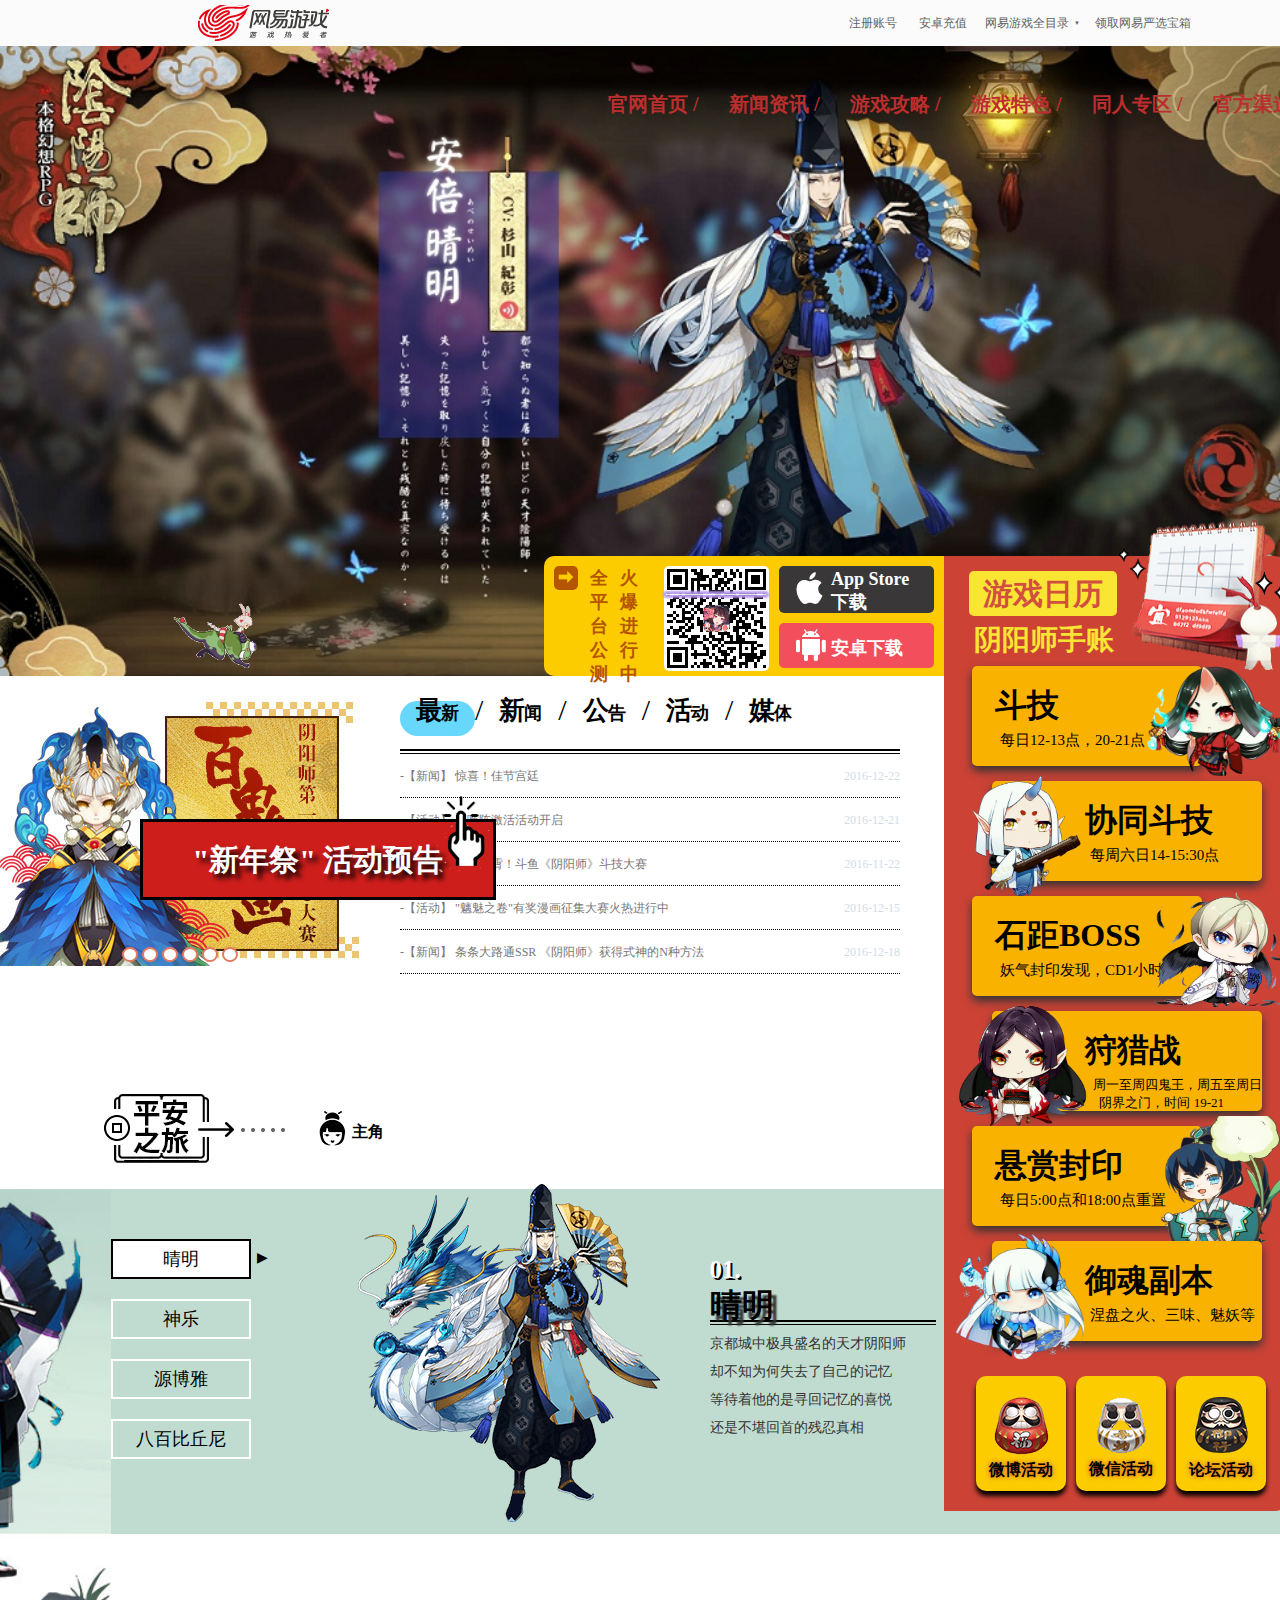
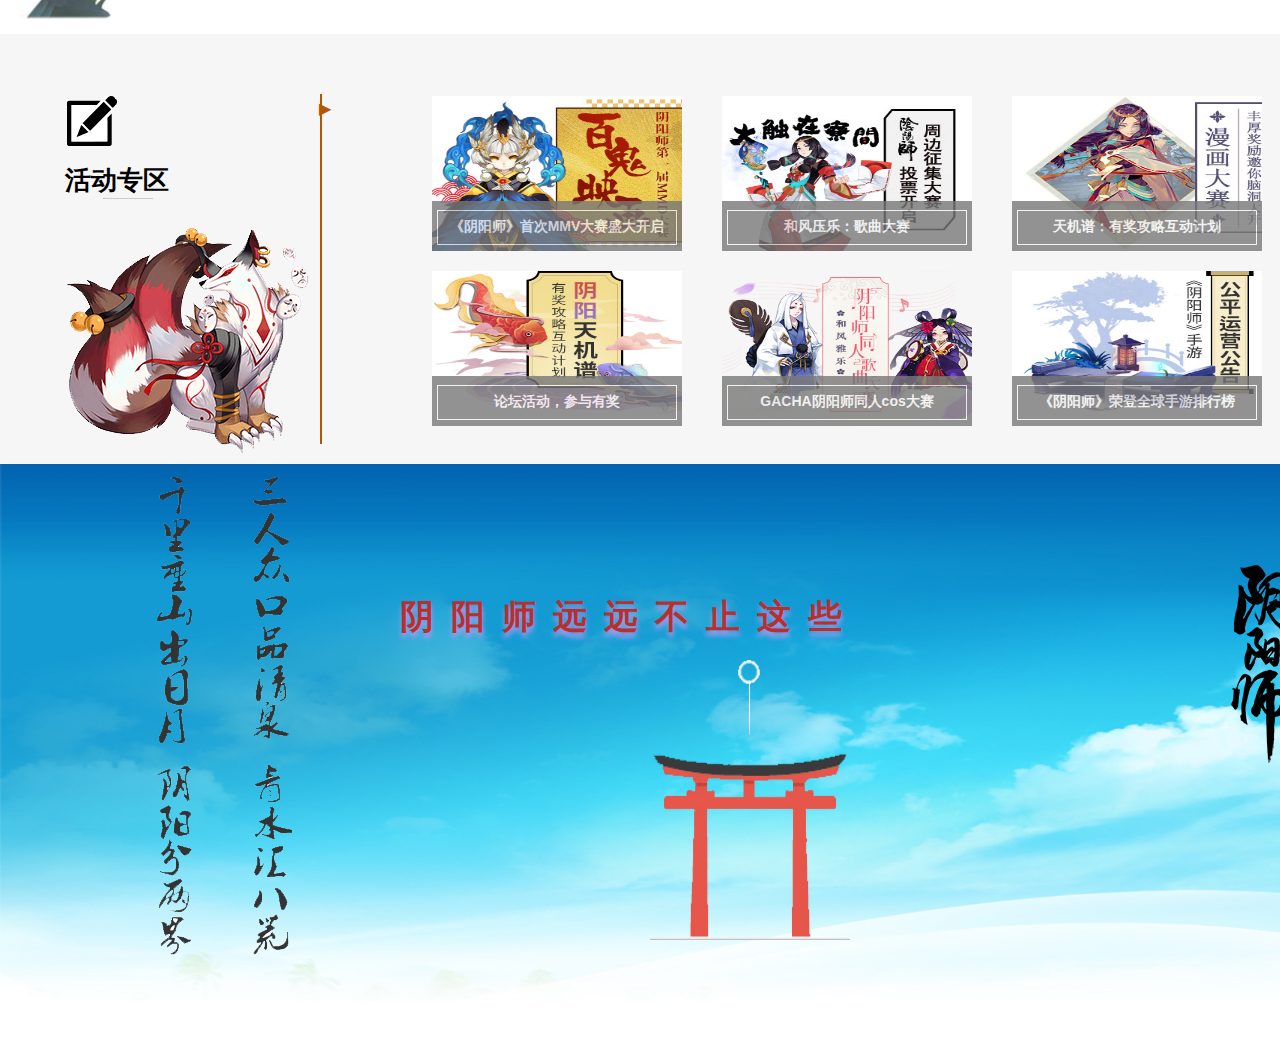
<file: YYS_website/index.html>
<!DOCTYPE html>
<html>
	<head>
		<meta charset="utf-8" />
		<title>阴阳师-古典唯美式神养成游戏</title>
		<link rel="stylesheet" type="text/css" href="css/index.css"/>
		<link rel="shortcut icon" href="http://www.youzu.com/favicon.ico" type="image/x-icon">
	</head>
	<body>
		<div class="container">
			<div class="header">
				<div class="head_pic">
					<a href=""><img src="img/logo_03.jpg"/></a>
				</div>
				<div class="head_list">
					<ul><li class="zc_0"><a href="">注册账号</a></li><li class=" zc_0"><a href="">安卓充值</a></li><li class="zc_1" onmouseover="nav_1open()" onmouseout="nav_1close()"><a href="">网易游戏全目录<span class="nav_xiala">▼</span></a></li><li class="zc_1"><a href="">领取网易严选宝箱</a></li>
					</ul>
				</div>
			</div>
			<div class="content" style="position: relative;">
				<div class="floatright">
					<div class="floatr_01">
						<div class="f01_left">
							<p class="gamerl">游戏日历</p>
							<p class="yyssz">阴阳师手账</p>
						</div>
						<div class="f01_right">
							<img src="img/snowgirl.png"/>
						</div>
					</div>
					<div class="floatr_02">
						<p class="f02_title">斗技</p>
						<p class="f02_time">每日12-13点，20-21点</p>
						<img src="img/zfchild.png"/>
					</div>
					<div class="floatr_03">
						<p class="f03_title">协同斗技</p>
						<p class="f03_time">每周六日14-15:30点</p>
						<img src="img/yqs.png"/>
					</div>
					<div class="floatr_02">
						<p class="f02_title">石距BOSS</p>
						<p class="f02_time">妖气封印发现，CD1小时</p>
						<img src="img/bigskydog.png"/>
					</div>
					<div class="floatr_03">
						<p class="f03_title">狩猎战</p>
						<p class="f03_time" style="font-size: 13px;text-align: right;">周一至周四鬼王，周五至周日<br><span style="display: inline-block;margin-right: 38px;">阴界之门，时间 19-21</span></p>
						<img src="img/xxgirl.png"/>
					</div>
					<div class="floatr_02">
						<p class="f02_title">悬赏封印</p>
						<p class="f02_time">每日5:00点和18:00点重置</p>
						<img src="img/ycgirl.png"/>
					</div>
					<div class="floatr_03">
						<p class="f03_title">御魂副本</p>
						<p class="f03_time">涅盘之火、三味、魅妖等</p>
						<img src="img/snowgi01.png"/>
					</div>
					<div class="floatr_04">
						<div class="f04_left">
							<img src="img/damo.png"/><br>
							<span>微博活动</span>
						</div>
						<div class="f04_left">
							<img src="img/damo1.png" crossorigin="3 "/><br>
							<span>微信活动</span>
						</div>
						<div class="f04_left">
							<img src="img/damo2.png"/><br>
							<span>论坛活动</span>
						</div>
					</div>
				</div>
				<div class="floattop" onmouseover="nav_1open()" onmouseout="nav_1close()">
					<div class="floattop_01">
						<div class="floattop_01top">
							客户端游戏
						</div>
						<div class="khdgame_list">
							<p class="coseplay">角色扮演</p>
							<ul class="game_list">
								<li><a href="">梦幻西游电脑版</a></li>
								<li><a href="">大话2经典版</a></li>
								<li><a href="">大话2免费版</a></li>
								<li><a href="">新大话3经典版</a></li>
								<li><a href="">新大话3免费版</a></li>
								<li><a href="">大唐无双</a></li>
								<li><a href="">斩魂</a></li>
								<li><a href="">斩魂2</a></li>
								<li><a href="">魔兽世界</a></li>
								<li class="jingjixiuxian">竞技/休闲</li>
								<li><a href="">守望先锋</a></li>
								<li><a href="">夺宝联盟</a></li>
								<li><a href="">战意</a></li>
								<li><a href="">风暴英雄</a></li>
								<li><a href="">英雄三国</a></li>
							</ul>
							<ul class="game_list">
								<li><a href="">天下3</a></li>
								<li><a href="">天谕</a></li>
								<li><a href="">西楚霸王</a></li>
								<li><a href="">新倩女幽魂</a></li>
								<li><a href="">镇魂曲</a></li>
								<li><a href="">龙魂时刻</a></li>
								<li><a href="">精灵传说</a></li>
								<li><a href="">新飞飞</a></li>
								<li><a href="">暗黑破坏神3</a></li>
								<li class="jingjixiuxian"><br></li>
								<li><a href="">突击英雄</a></li>
								<li><a href="">无限战区</a></li>
								<li><a href="">战网</a></li>
								<li><a href="">星际争霸Ⅱ</a></li>
								<li><a href="">炉石传说</a></li>
							</ul>
						</div>
					</div>
					<div class="floattop_02">
						<div class="floattop_01top floattop_02top">
							手机游戏
						</div>
						<div class="khdgame_list telephonegame_list">
							<p class="coseplay">热门推荐</p>
							<ul class="game_list">
								<li><a href="">梦幻西游手游</a></li>
								<li><a href="">大话西游手游</a></li>
								<li><a href="">倩女幽魂手游</a></li>
								<li><a href="">阴阳师</a></li>
								<li><a href="">率土之滨</a></li>
								<li><a href="">Raven：掠夺者</a></li>
								<li><a href="">功夫熊猫3手游</a></li>
								<li><a href="">乱斗西游2</a></li>
								<li><a href="">梦幻西游无双版</a></li>
								<li><a href="">西游神魔决</a></li>
								<li><a href="">时空之刃</a></li>
								<li><a href="">梦想星城</a></li>
								<li><a href="">乖离性百万亚瑟王</a></li>
								<li><a href="">百将行</a></li>
								<li><a href="">有杀气童话</a></li>
							</ul>
						</div>
						<div class="khdgame_list newgamegive">
							<p class="coseplay">新品推荐</p>
							<a id="moregame" href="">更<br>多<br>热<br>门<br>手<br>游</a>
							<ul class="game_list">
								<li><a href="">天下手游</a></li>
								<li><a href="">Minecraft我的世界</a></li>
								<li><a href="">我守护的一切</a></li>
								<li><a href="">终结者2官方手游</a></li>
								<li><a href="">大话西游热血版</a></li>
								<li><a href="">镇魂曲手游</a></li>
								<li><a href="">大唐无双手游</a></li>
								<li><a href="">曙光先锋</a></li>
								<li><a href="">魔法禁书目录</a></li>
								<li><a href="">三少爷的剑</a></li>
								<li><a href="">我朝有马</a></li>
								<li><a href="">异次元战姬</a></li>
								<li><a href="">永远的7日之都</a></li>
								<li><a href="">功夫熊猫官方手游</a></li>
								<li><a href="">猫和老鼠官方手游</a></li>
							</ul>
							<ul class="game_list">
								<li><a href="">大航海之路</a></li>
								<li><a href="">陆小凤传奇</a></li>
								<li><a href="">劲舞团</a></li>
								<li><a href="">大富翁9</a></li>
								<li><a href="">永恒文明</a></li>
								<li><a href="">魂之幻影</a></li>
								<li><a href="">无限战争</a></li>
								<li><a href="">光明大陆</a></li>
								<li><a href="">迷雾世界</a></li>
								<li><a href="">荆棘王座</a></li>
								<li><a href="">重装突击</a></li>
								<li><a href="">天骄铁骑</a></li>
								<li><a href="">貂蝉的移动城堡</a></li>
								<li><a href="">小时代官方手游</a></li>
								<li><a href="">妖刀少女异闻录</a></li>
							</ul>
							<ul class="game_list game_list1">
								<li><a href="">皇牌机娘</a></li>
								<li><a href="">狩猎纪元</a></li>
								<li><a href="">密宝猎人</a></li>
								<li><a href="">格罗亚传奇</a></li>
								<li><a href="">无限幻斗</a></li>
								<li><a href="">黑暗启元</a></li>
								<li><a href="">倩女幽魂录</a></li>
								<li><a href="">永恒边境</a></li>
								<li><a href="">元气战姬学院</a></li>
								<li><a href="">无尽神域</a></li>
								<li><a href="">小李飞刀</a></li>
								<li><a href="">大唐游仙记</a></li>
								<li><a href="">飞刀又见飞刀</a></li>
								<li><a href="">天下HD</a></li>
								<li><a href="">天下×天下</a></li>
							</ul>
						</div>
					</div>
					<div class="floattop_03">
						<div class="floattop_01top floattop_03top">
							客户端游戏
						</div>
						<div class="khdgame_list game_Fz">
							<p class="coseplay coseplay1">游戏辅助</p>
							<ul class="game_list">
								<li><a href="">游品味</a></li>
								<li><a href="">网易MuMu</a></li>
								<li><a href="">网易游戏印象</a></li>
								<li><a href="">网易游戏平台</a></li>
								<li><a href="">游戏论坛App</a></li>
								<li><a href="">手机将军令</a></li>
								<li><a href="">将军令</a></li>
								<li><a href="">游戏知道</a></li>
								<li><a href="">藏宝阁</a></li>
								<li><a href="">网易CC</a></li>
								<li><a href="">客服中心</a></li>
								<li><a href="">自助百宝箱</a></li>
								<li><a href="">网易UU加速器</a></li>
								<li><a href="">网易游戏互助平台</a></li>
							</ul>
						</div>
					</div>
				</div>
				<div class="content_0">
					<ul>
						<li class="content_0navword"><a href="">官网首页&nbsp;/</a></li>
						<li class="content_0navword"><a href="">新闻资讯&nbsp;/</a></li>
						<li class="content_0navword"><a href="">游戏攻略&nbsp;/</a></li>
						<li class="content_0navword"><a href="">游戏特色&nbsp;/</a></li>
						<li class="content_0navword"><a href="">同人专区&nbsp;/</a></li>
						<li class="content_0navword"><a href="">官方渠道</a></li>
					</ul>
					<div class="gifpic">
						<img src="img/shantu.gif"/>
					</div>
					<div class="wechat_ewm">
						<div class="rightjt" style="float: left;">
							<img src="img/rightjt.png" style="width: 16px;height: 16px;"/>
						</div>
						<div class="word_0" style="float: left;">
							全平台公测
						</div>
						<div class="word_1" style="float: left;">
							火爆进行中
						</div>
						<div class="two_dimensioncode" style="float: left;">
							<img src="img/twocode.png"/>
							<hr class="scan_wechat" />
						</div>
						<div class="downloadmachine" style="float: right;">
							<div class="app">
								<img src="img/apple.png"/>
								<div><p>App Store</p><p>下载</p></div>
								<div class="app_blur"></div>
							</div>
							<div class="app1">
								<img src="img/anzhuo.png"/><p>安卓下载</p>
								<div class="app_blur"></div>
							</div>
						</div>
					</div>
				</div>
				<div class="content_1">
					<div class="content_1left">
						<div id="content_1leftpic">
							<img src="img/content_101.jpg" />
						</div>
						<div class="content_1leftbtn">
							<input type="button" class="content_1leftbtn_0" onmouseover="repeatpic(this)" onmouseout="resettimer()"/>
							<input type="button" class="content_1leftbtn_1" onmouseover="repeatpic(this)" onmouseout="resettimer()" />
							<input type="button" class="content_1leftbtn_2" onmouseover="repeatpic(this)" onmouseout="resettimer()"/>
							<input type="button" class="content_1leftbtn_3" onmouseover="repeatpic(this)" onmouseout="resettimer()"/>
							<input type="button" class="content_1leftbtn_4" onmouseover="repeatpic(this)" onmouseout="resettimer()"/>
							<input type="button" class="content_1leftbtn_5" onmouseover="repeatpic(this)" onmouseout="resettimer()"/>
						</div>
					</div>
					<div class="content_1right">
						<ul class="content_1rightul0">
							<li class="content_1rightulliword" id="content_1rightulliword0" onmouseover="c1_fun(this)" style="background: #68D7FC"  ><a href=""><span class="fir">最</span><span class="lat">新</span></a></li><span class="noword">/</span>
							<li class="content_1rightulliword" id="content_1rightulliword1" onmouseover="c1_fun(this)"><a href=""><span class="fir" >新</span><span class="lat">闻</span></a></li><span class="noword">/</span>
							<li class="content_1rightulliword" id="content_1rightulliword2" onmouseover="c1_fun(this)"><a href=""><span class="fir" >公</span><span class="lat">告</span></a></li><span class="noword">/</span>
							<li class="content_1rightulliword" id="content_1rightulliword3" onmouseover="c1_fun(this)"><a href=""><span class="fir" >活</span><span class="lat">动</span></a></li><span class="noword">/</span>
							<li class="content_1rightulliword" id="content_1rightulliword4" onmouseover="c1_fun(this)"><a href=""><span class="fir" >媒</span><span class="lat">体</span></a></li>
						</ul>
						<ul class="content_1rightul1">
							<li><a href="">-【新闻】 惊喜！佳节宫廷</a><span>2016-12-22</span></li>
							<li><a href="">-【活动】 召唤阵激活活动开启</a><span>2016-12-21</span></li>
							<li><a href="">-【新闻】 冲上云霄！斗鱼《阴阳师》斗技大赛</a><span>2016-11-22</span></li>
							<li><a href="">-【活动】 "魑魅之卷"有奖漫画征集大赛火热进行中</a><span>2016-12-15</span></li>
							<li><a href="">-【新闻】 条条大路通SSR 《阴阳师》获得式神的N种方法</a><span>2016-12-18</span></li>
						</ul>
						<ul class="content_1rightul1" style="display: none;">
							<li><a href="">-【新闻】 新年祭 丢下新式神线报就跑</a><span>2016-12-26</span></li>
							<li><a href="">-【新闻】 寮生大狂欢！《阴阳师》新年祭庆典盛大启幕</a><span>2016-12-25</span></li>
							<li><a href="">-【新闻】 进攻！业原火。这不是普通的“三新”！</a><span>2016-11-24</span></li>
							<li><a href="">-【新闻】 中国首届人气玩家票选活动——玩家盛典-阴阳师火热报名中</a><span>2016-12-25</span></li>
							<li><a href="">-【新闻】  Facebook年终评选 《阴阳师》获2016最佳移动游戏</a><span>2016-12-22</span></li>
						</ul>
						<ul class="content_1rightul1" style="display: none;">
							<li><a href="">-【公告】 12月23日维护更新公告</a><span>2016-12-22</span></li>
							<li><a href="">-【公告】 12月15日维护更新公告</a><span>2016-12-14</span></li>
							<li><a href="">-【公告】 12月10日维护更新公告</a><span>2016-11-10</span></li>
							<li><a href="">-【公告】 12月05日维护更新公告</a><span>2016-12-04</span></li>
							<li><a href="">-【公告】 12月01日维护更新公告</a><span>2016-12-01</span></li>
						</ul>
						<ul class="content_1rightul1" style="display: none;">
							<li><a href="">-【活动】 百鬼映画！《阴阳师》首届MMD大赛华丽开启！</a><span>2016-12-16</span></li>
							<li><a href="">-【活动】 召唤阵激活活动开启</a><span>2016-12-06</span></li>
							<li><a href="">-【活动】 冲上云霄！斗鱼《阴阳师》斗技大赛</a><span>2016-11-18</span></li>
							<li><a href="">-【活动】 "魑魅之卷"有奖漫画征集大赛火热进行中</a><span>2016-11-11</span></li>
							<li><a href="">-【活动】 阴阳师携手网易天谕开展捏脸大赛，活动正在进行时!</a><span>2016-11-10</span></li>
						</ul>
						<ul class="content_1rightul1" style="display: none;">
							<li><a href="">-【媒体】 【18183】阴阳师雨雪流阵容4600分登顶斗技第一</a><span>2016-12-26</span></li>
							<li><a href="">-【媒体】 【18183】论阴阳师月卡党如何对抗雨火流阵容攻略<span>2016-12-26</span></li>
							<li><a href="">-【媒体】 【18183】提高阴阳师生存能力:生命和防御属性探讨</a><span>2016-11-20</span></li>
							<li><a href="">-【媒体】 【16163】结界卡姐姐合成推倒攻略！  </a><span>2016-12-20</span></li>
							<li><a href="">-【媒体】 【18183】阴阳师6星犬神大型攻略:全方面技巧分享</a><span>2016-12-18</span></li>
						</ul>
					</div>
				</div>
				<div class="clearfix"></div>
				<div class="content_2">
					<div id="pingan">
						<img src="img/content_2pinganzhiye_03.jpg"/>
					</div>
					<div id="shengluehao">
						<img src="img/shengluehao_03.jpg"/>
					</div>
					<div id="majorChar">
						<img src="img/zhujue.png"/>
						<span>主角</span>
					</div>
				</div>
				<div class="content_3">
					<img src="img/content_3leftpic.png"/>
					<div class="content_3middle">
						<div class="content_3btn">
							<input type="button" name="" class="charter_0" id="qingmingbtn" value="晴明" onclick="charater_fun(this)" style="border: 2px solid black;background: white;" /><span class="zj_word">▶</span>
							<input type="button" name="" class="charter_1" id="shenlebtn" value="神乐" onclick="charater_fun(this)" /><span class="zj_word" style="display: none;">▶</span>
							<input type="button" name="" class="charter_2" id="yuanboyabtn" value="源博雅" onclick="charater_fun(this)" /><span class="zj_word" style="display: none;">▶</span>
							<input type="button" name="" class="charter_3" id="babaibiqiunibtn" value="八百比丘尼" onclick="charater_fun(this)" /><span class="zj_word" style="display: none;">▶</span>
						</div>
						<div class="content_3middleandright1">
							<div class="content_3middlepic">
								<img src="img/zhujue_qingming_aee7c92.png"/>
							</div>
							<div class="content_3right">
								<span class="content_3rightnum01"> 01.</span>
								<p class="content_3rightqingmingname">晴明</p>
								<p class="content_3rightqingmingds01">京都城中极具盛名的天才阴阳师</p>
								<p class="content_3rightqingmingds02">却不知为何失去了自己的记忆</p>
								<p class="content_3rightqingmingds02">等待着他的是寻回记忆的喜悦</p>
								<p class="content_3rightqingmingds02">还是不堪回首的残忍真相</p>
								<p class="content_3righthjs"></p>
							</div>
						</div>
						<div class="content_3middleandright2">
							<div class="content_3middlepic">
								<img src="img/zhujue_shenle_585e7f3.png"/>
							</div>
							<div class="content_3right">
								<span class="content_3rightnum01"> 02.</span>
								<p class="content_3rightqingmingname">神乐</p>
								<p class="content_3rightqingmingds01">善良而沉默的神秘少女</p>
								<p class="content_3rightqingmingds02">失忆后便跟随在晴明身边</p>
								<p class="content_3rightqingmingds02">拥有敏锐的直觉和强大的通灵能力</p>
								<p class="content_3rightqingmingds02">以及不为人知的过去</p>
								<p class="content_3righthjs"></p>
							</div>
						</div>
						<div class="content_3middleandright3">
							<div class="content_3middlepic">
								<img src="img/zhujue_yby_820fcd9.png"/>
							</div>
							<div class="content_3right">
								<span class="content_3rightnum01"> 03.</span>
								<p class="content_3rightqingmingname">源博雅</p>
								<p class="content_3rightqingmingds01">京都城中极具盛名的天才阴阳师</p>
								<p class="content_3rightqingmingds02">却不知为何失去了自己的记忆</p>
								<p class="content_3rightqingmingds02">等待着他的是寻回记忆的喜悦</p>
								<p class="content_3rightqingmingds02">还是不堪回首的残忍真相</p>
								<p class="content_3righthjs"></p>
							</div>
						</div>
						<div class="content_3middleandright4">
							<div class="content_3middlepic">
								<img src="img/zhujue_bqn_a6c9b81.png"/>
							</div>
							<div class="content_3right">
								<span class="content_3rightnum01"> 04.</span>
								<p class="content_3rightqingmingname">八百比丘尼</p>
								<p class="content_3rightqingmingds01">因误食人鱼肉而不老不死</p>
								<p class="content_3rightqingmingds02">能力超凡的流浪占卜师</p>
								<p class="content_3rightqingmingds02">一直在凤凰林中等待着</p>
								<p class="content_3rightqingmingds02">占卜之梦预言的命运之人</p>
								<p class="content_3righthjs"></p>
							</div>
						</div>
					</div>
					
				</div>
				<div class="content_4">
					<div class="content_4left">
						<div>
							<img src="img/huodong.png"/><br>
							<p>活动专区</p>
						</div>
						<img src="img/xiaobai.png"/>
						<span>▶</span>
					</div>
					<div class="content_4right">
						<div class="ctr_01">
							<img src="img/content_101.jpg"/>
							<div class="ctr_01btn">
								<button>《阴阳师》首次MMV大赛盛大开启</button>
							</div>
						</div>
						<div class="ctr_01">
							<img src="img/content_102.jpg"/>
							<div class="ctr_01btn">
								<button>和风压乐：歌曲大赛</button>
							</div>
						</div>
						<div class="ctr_01">
							<img src="img/content_103.jpg"/>
							<div class="ctr_01btn">
								<button>天机谱：有奖攻略互动计划</button>
							</div>
						</div>
						<div class="ctr_02">
							<img src="img/content_104.jpg"/>
							<div class="ctr_01btn">
								<button>论坛活动，参与有奖</button>
							</div>
						</div>
						<div class="ctr_02">
							<img src="img/content_105.jpg"/>
							<div class="ctr_01btn">
								<button>GACHA阴阳师同人cos大赛</button>
							</div>
						</div>
						<div class="ctr_02">
							<img src="img/content_106.jpg"/>
							<div class="ctr_01btn">
								<button>《阴阳师》荣登全球手游排行榜</button>
							</div>
						</div>
					</div>
				</div>
			</div>
			<div class="footer">
				<div class="footer_0">
					<p>阴 &nbsp;阳 &nbsp;师 &nbsp;远&nbsp; 远&nbsp; 不&nbsp; 止&nbsp; 这&nbsp; 些</p>
					<img class="door" src="img/door.png"/>
					<img class="logoyysword" src="img/logo_7920691.png"/>
					<img class="leftdl" src="img/zuolian_0.png"/>
					<img class="rightdl" src="img/youlian_0.png"/>
				</div>
			</div>
			<!--<div class="footerf">
				<div class="footerf_0">
					<span>分享到: &nbsp;&nbsp;</span>
					
				</div>
			</div>-->
			<div class="footfix">
				"新年祭" 活动预告
				<img src="img/finger.png"/>
			</div>
			<div class="fixnav">
				<div class="fixnav_ewm"><span>扫码下载</span><a href=""><img src="img/twocode.png"/></a></div>
				<a href=""><img src="img/sllogo.jpg"/></a>
				<ul>
					<li><a class="fix_a" href="">官网首页&nbsp;/</a></li>
					<li><a class="fix_a" href="">新闻资讯&nbsp;/</a></li>
					<li><a class="fix_a" href="">游戏攻略&nbsp;/</a></li>
					<li><a class="fix_a" href="">游戏特色&nbsp;/</a></li>
					<li><a class="fix_a" href="">同人专区&nbsp;/</a></li>
					<li><a class="fix_a" href="">官方渠道</a></li>
				</ul>	
			</div>
		</div>
	</body>
	<script src="js/index.js" type="text/javascript" charset="utf-8"></script>
</html>
</file>
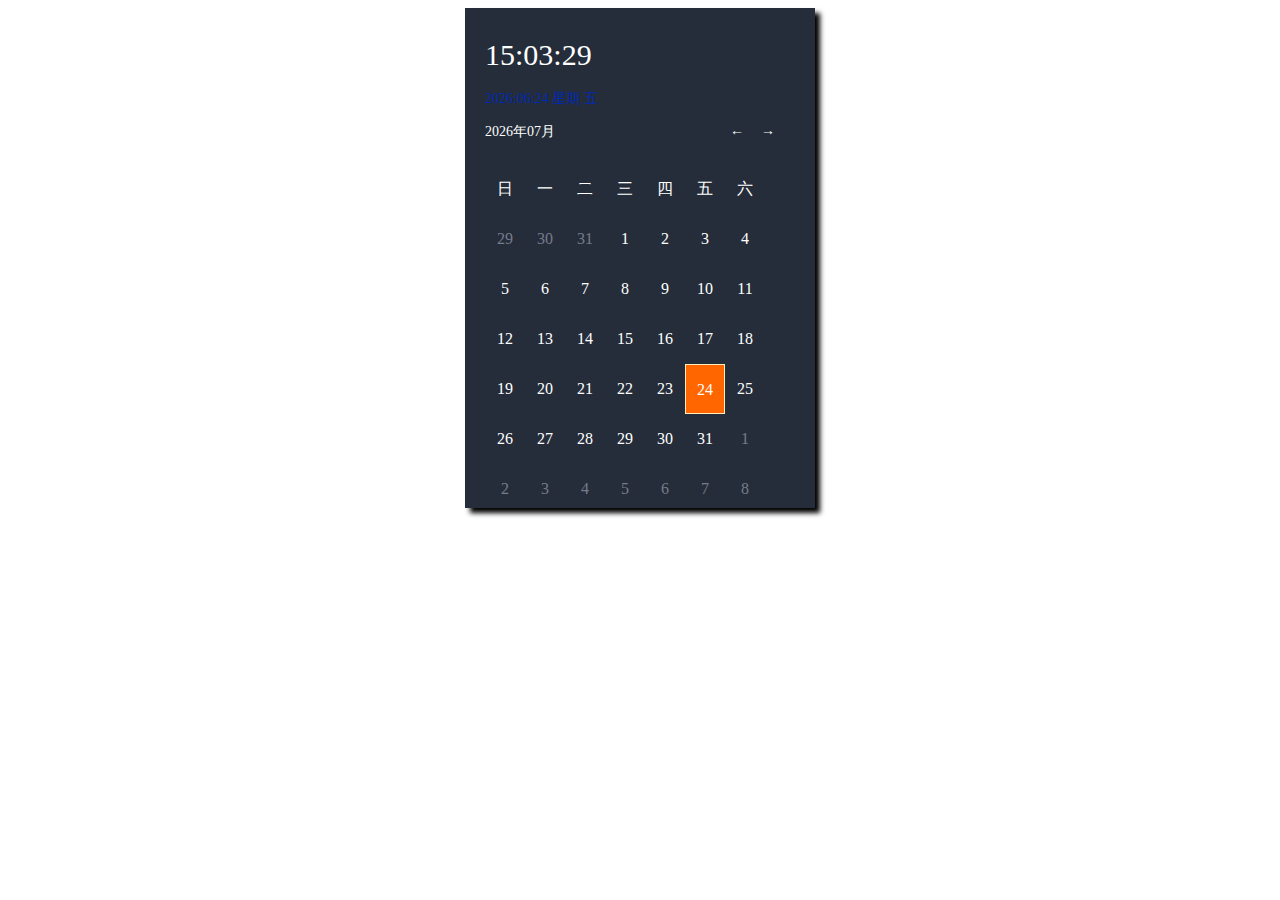
<file: calendars/new_file.html>
<!DOCTYPE html>
<html>
	<head>
		<meta charset="UTF-8">
		<title></title>
		<link rel="stylesheet" type="text/css" href="main.css"/>
		<script src="jquery.min.js" type="text/javascript" charset="utf-8"></script>
	</head>
	<body>
		<div id="box">
			<!--<div class="declock">
				08:09:00
			</div>
			<div class="dedate">
				2017:03:11,星期 二
			</div>
			<div class="cudate">
				<span>2017年3月</span>
				<span class="left">←</span>
				<span class="right">→</span>
			</div>
			<div class="btn">
				<div class="zero">
					<a href="javascript:;">日</a>
					<a class="greyword" href="javascript:;">1</a>
				</div>
				<div class="one">
					<a href="javascript:;">一</a>
					<a class="greyword" href="javascript:;">1</a>
				</div>
				<div class="two">
					<a href="javascript:;">二</a>
					<a class="greyword" href="javascript:;">1</a>
				</div>
				<div class="three">
					<a href="javascript:;">三</a>
					<a class="active" href="javascript:;">1</a>
				</div>
				<div class="four">
					<a href="javascript:;">四</a>
					<a href="javascript:;">1</a>
				</div>
				<div class="five">
					<a href="javascript:;">五</a>
					<a href="javascript:;">1</a>
				</div>
				<div class="six">
					<a href="javascript:;">六</a>
					<a href="javascript:;">1</a>
				</div>
			</div>-->
		</div>
	</body>
	<script src="main.js" type="text/javascript" charset="utf-8"></script>
</html>
</file>
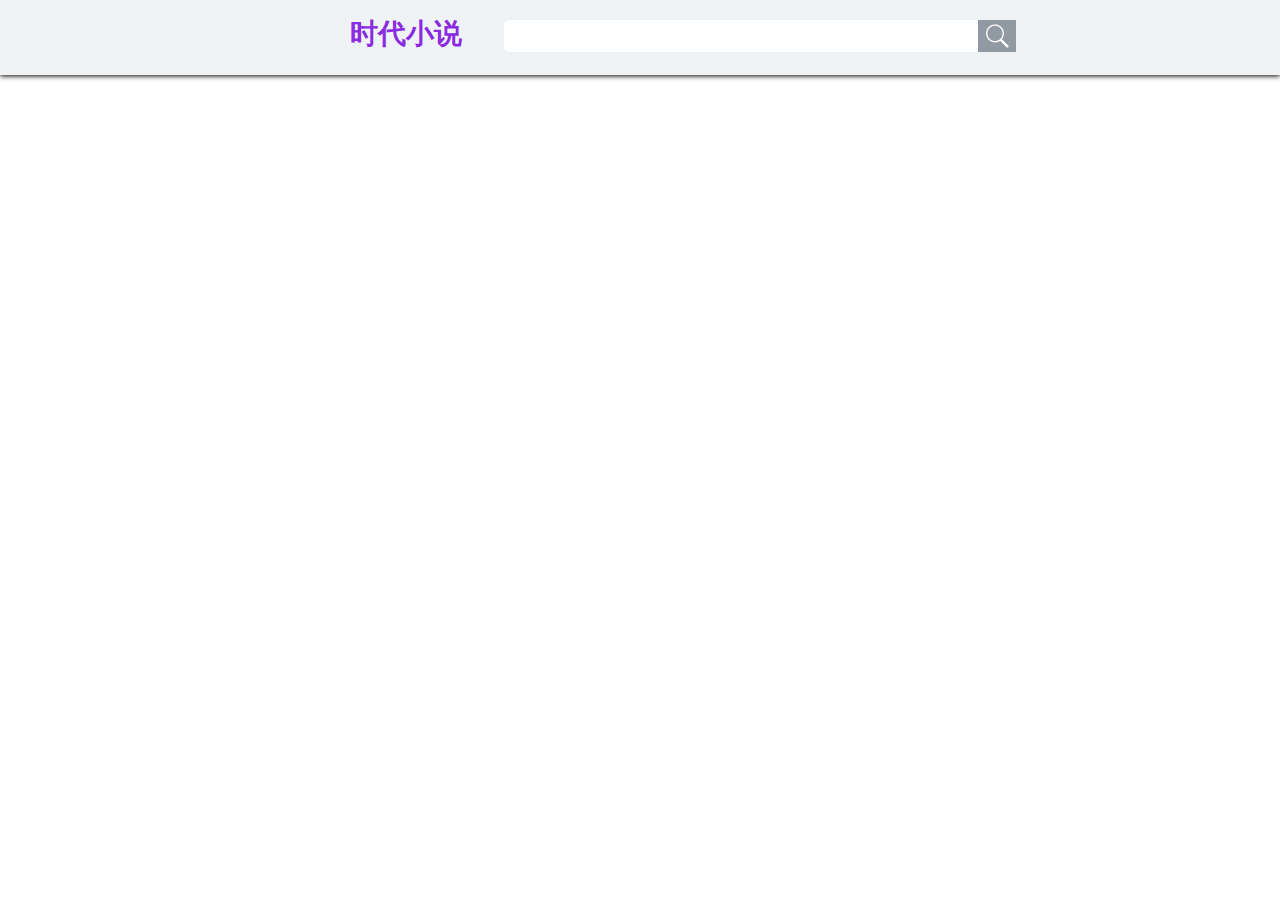
<file: MrChen/book.html>
<!DOCTYPE html>
<html>
	<head>
		<meta charset="UTF-8">
		<title>Facebowl时代-Books</title>
		<meta name="keywords" content="Facebowl 小说 Books 欣赏"/>
		<meta name="description" content="Facebowl Movie"/>
		<link rel="shortcut icon" href="img/icohead.png" type="image/x-icon"/>
		<link rel="stylesheet" type="text/css" href="css/cssreset.css"/>
		<link rel="stylesheet" type="text/css" href="css/all.css"/>
	</head>
	<body>
		<div class="container">
			<div class="section1">
				<a href="javascript:;">时代小说</a>
				<input type="text" id="txt" /><input type="button" id="btn" value="" />
			</div>
			<ul id="list">
				<!--<li>
					<div class="left"><img src="img/s2962209.jpg"/></div>
					<div class="right">
						<a href="">七龍珠完全版 03</a>
						<span class="authod">鳥山明 / 東立 / 2005年07月15日 / NT$ 180</span>
						<span class="split"></span><span>9.5 (99人评价)</span>
					</div>
				</li>-->
			</ul>
			<div id="allbtn"></div>
		</div>
	</body>
	<script src="js/jquery-2.2.4.js" type="text/javascript" charset="utf-8"></script>
	<script type="text/javascript" src="js/main.js"></script>
	<script src="js/book.js" type="text/javascript" charset="utf-8"></script>
</html>
</file>
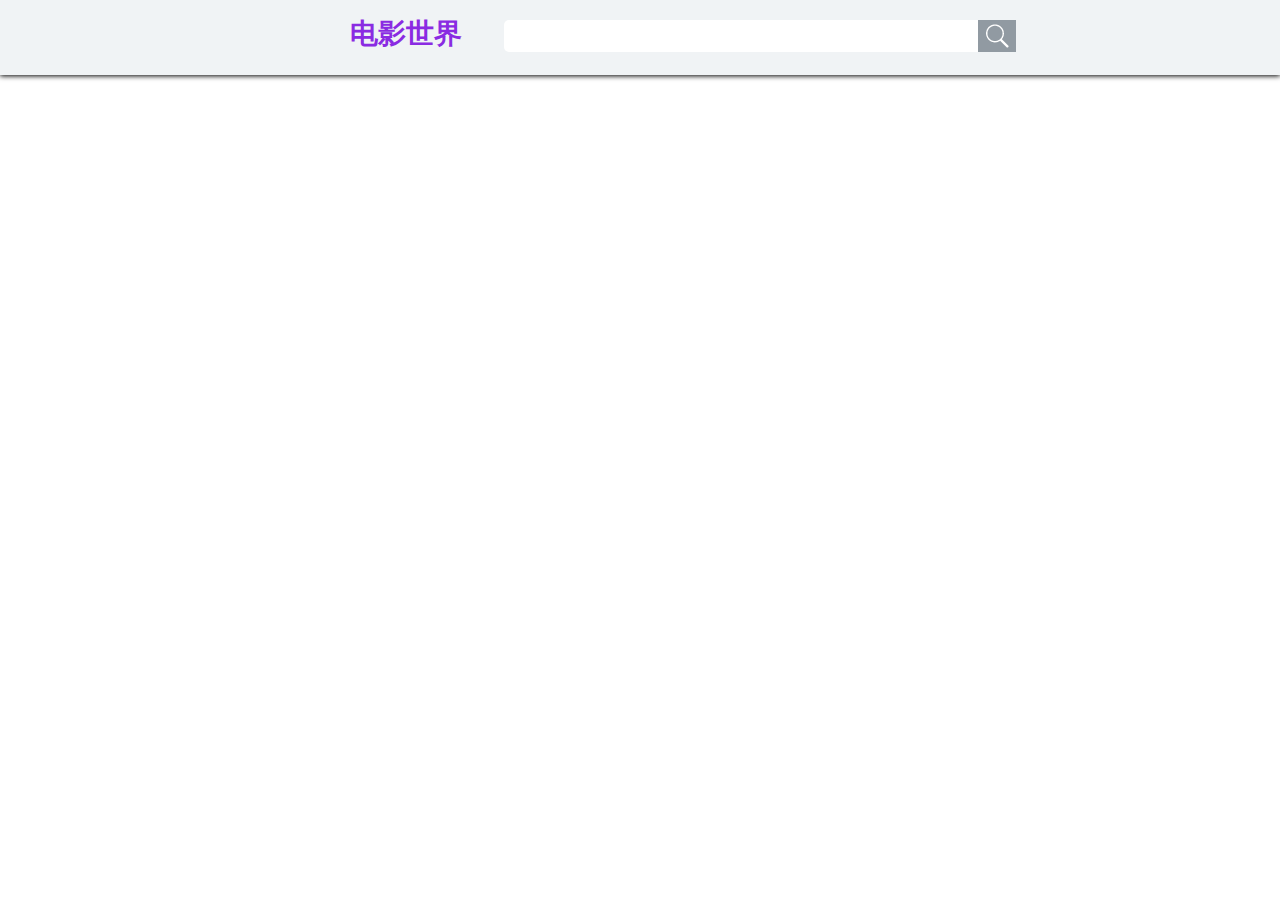
<file: MrChen/Movies.html>
<!DOCTYPE html>
<html>
	<head>
		<meta charset="UTF-8">
		<title>Facebowl-Movies</title>
		<meta name="keywords" content="Facebowl 电影 Movie 欣赏"/>
		<meta name="description" content="Facebowl Movie"/>
		<link rel="shortcut icon" href="img/icohead.png"/>
		<link rel="stylesheet" type="text/css" href="css/cssreset.css"/>
		<link rel="stylesheet" type="text/css" href="css/all.css"/>
	</head>
	<body>
		<div class="container">
			<div class="section1">
				<a href="javascript:;">电影世界</a>
				<input type="text" id="txt" /><input type="button" id="btn" value="" />
			</div>
			<ul id="list">
				<!--<li>
					<div class="left"><img src="img/s2962209.jpg"/></div>
					<div class="right">
						<a href="">七龍珠完全版 03</a>
						<span class="authod">鳥山明 / 東立 / 2005年07月15日 / NT$ 180</span>
						<span class="split"></span><span>9.5 (99人评价)</span>
					</div>
				</li>-->
			</ul>
			<div id="allbtn"></div>
		</div>
	</body>
	<script src="js/jquery-2.2.4.js" type="text/javascript" charset="utf-8"></script>
	<script type="text/javascript" src="js/main.js"></script>
	<script src="js/movie.js" type="text/javascript" charset="utf-8"></script>
</html>
</file>
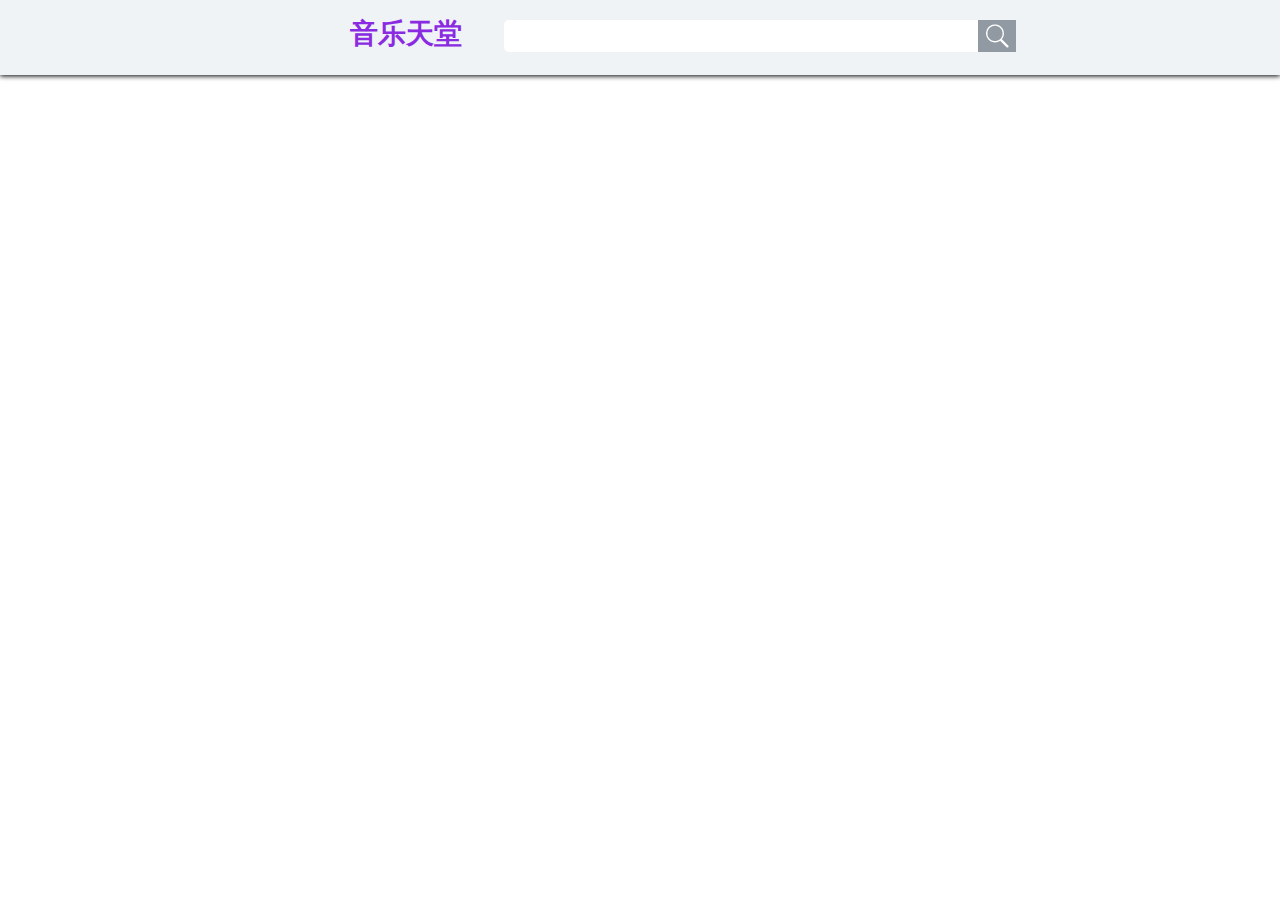
<file: MrChen/music.html>
<!DOCTYPE html>
<html>
	<head>
		<meta charset="UTF-8">
		<title>Facebowl-Musics</title>
		<meta name="keywords" content="Facebowl 电影 Movie 欣赏"/>
		<meta name="description" content="Facebowl Movie"/>
		<link rel="shortcut icon" href="img/icohead.png" type="image/x-icon"/>
		<link rel="stylesheet" type="text/css" href="css/cssreset.css"/>
		<link rel="stylesheet" type="text/css" href="css/all.css"/>
	</head>
	<body>
		<div class="container">
			<div class="section1">
				<a href="javascript:;">音乐天堂</a>
				<input type="text" id="txt" /><input type="button" id="btn" value="" />
			</div>
			<ul id="list">
				<!--<li>
					<div class="left"><img src="img/s2962209.jpg"/></div>
					<div class="right">
						<a href="">七龍珠完全版 03</a>
						<span class="authod">鳥山明 / 東立 / 2005年07月15日 / NT$ 180</span>
						<span class="split"></span><span>9.5 (99人评价)</span>
					</div>
				</li>-->
			</ul>
			<div id="allbtn"></div>
		</div>
	</body>
	<script src="js/jquery-2.2.4.js" type="text/javascript" charset="utf-8"></script>
	<script type="text/javascript" src="js/main.js"></script>
	<script src="js/music.js" type="text/javascript" charset="utf-8"></script>
</html>
</file>
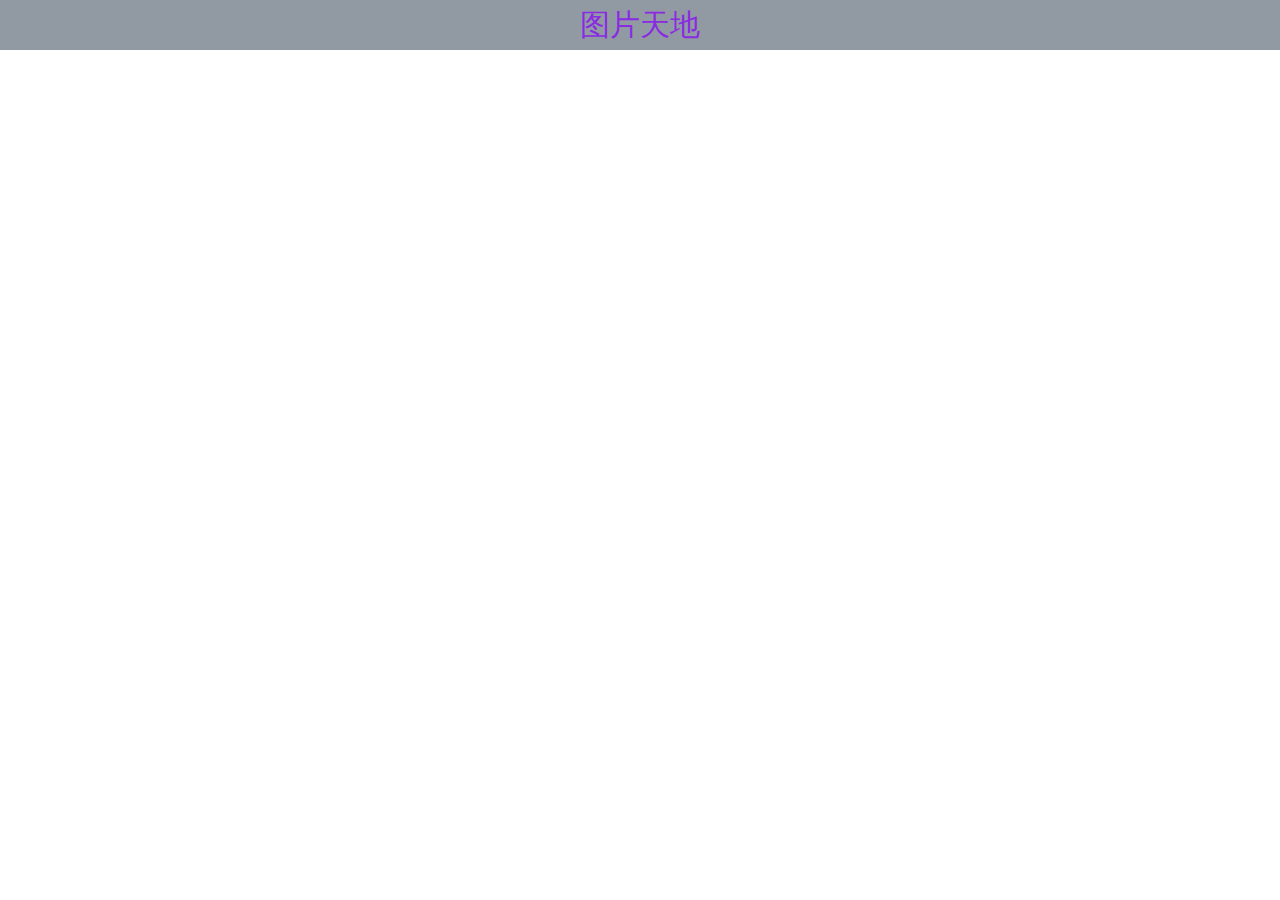
<file: MrChen/picture.html>
<!DOCTYPE html>
<html>
	<head>
		<meta charset="utf-8" />
		<script type="text/javascript" src="js/jquery-2.2.4.js"></script>
		<link rel="shortcut icon" href="img/icohead.png" type="image/x-icon"/>
		<title>Facebowl-Picture</title>
		<meta name="keywords" content="Facebowl 图片 picture 欣赏"/>
		<meta name="description" content="Facebowl picture"/>
		<link rel="shortcut icon" href="img/icohead.png"/>
		<link rel="stylesheet" type="text/css" href="css/picture.css"/>
	</head>
	<body>
		<header>图片天地</header>
		<ul id="list">
			<li></li>
			<li></li>
			<li></li>
			<li></li>
		</ul>
		<script src="js/picture.js" type="text/javascript" charset="utf-8"></script>
	</body>
</html>
</file>
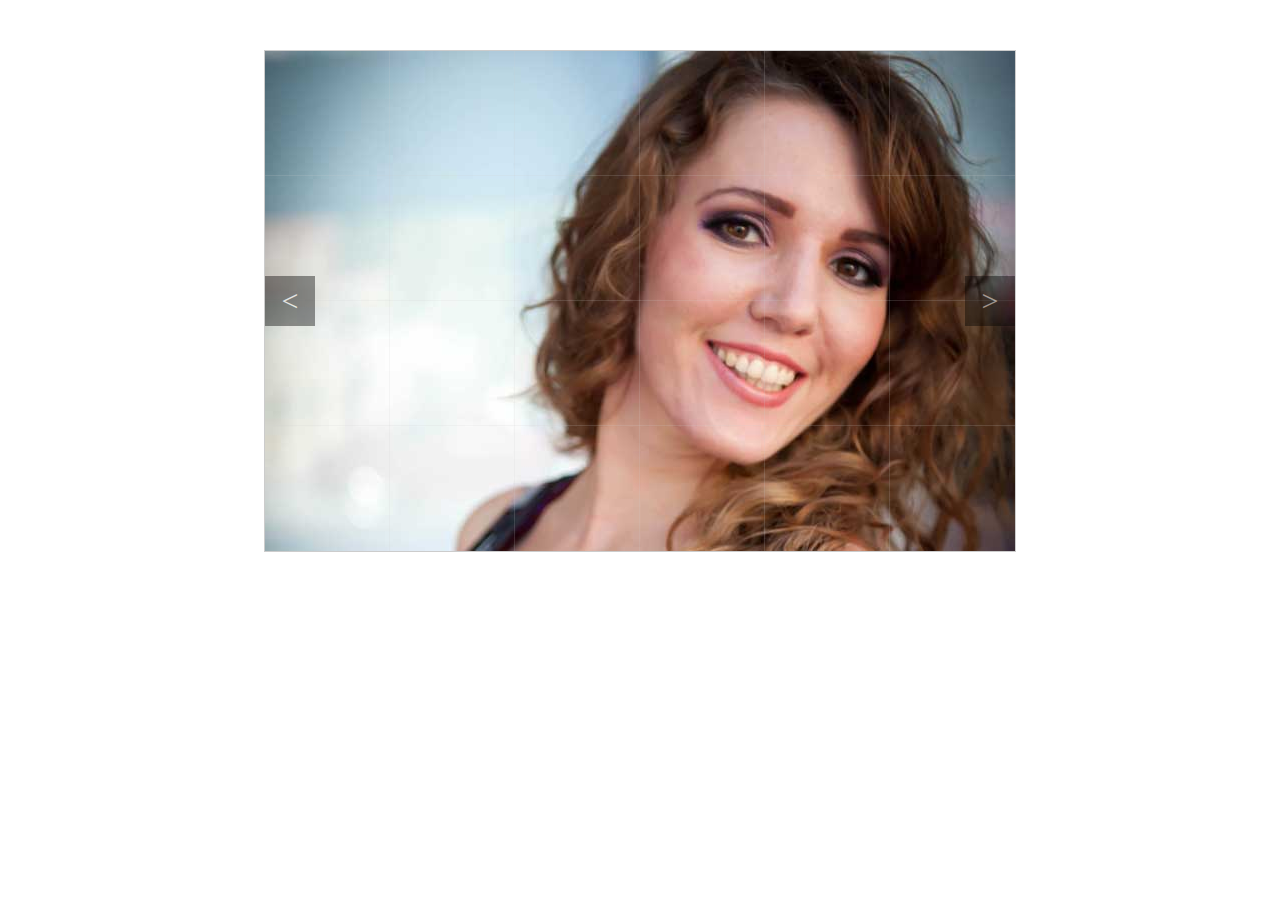
<file: repeat_img/轮播图.html>
<!DOCTYPE html>
<html>

	<head>
		<meta charset="UTF-8">
		<title></title>
		<style type="text/css">
			html,body,div,ul,li{
				margin: 0;
				padding: 0;
			}
			
			ul li {
				list-style: none;
			}
			
			#pic {
				width: 750px;
				height: 500px;
				border: 1px solid #ccc;
				margin: 50px auto;
				position: relative;
			}
			
			#list {
				width: 100%;
				height: 100%;
			}
			
			#list li {
				float: left;
				width: 125px;
				height: 125px;
				box-shadow: 0 0 1px #ccc;
				background: url(img/1.jpg);
			}
			
			a {
				display: block;
				text-decoration: none;
				width: 50px;
				height: 50px;
				line-height: 50px;
				text-align: center;
				position: absolute;
				top: 50%;
				margin-top: -25px;
				background: #000;
				opacity: .4;
				color: #fff;
				font-size: 30px;
			}
			
			#left {
				left: 0;
			}
			
			#right {
				right: 0;
			}
		</style>
	</head>

	<body>
		<div id="pic">
			<ul id="list"></ul>
			<a href="javascript:;" id="left">&lt;</a>
			<a href="###" id="right">&gt;</a>
		</div>
	</body>
	<script type="text/javascript">
		var oList = document.getElementById("list");
		var oLeft = document.getElementById("left");
		var oRight = document.getElementById("right");
		var oLi = document.getElementsByTagName("li");
		var num = 1;
		/*循环出图片位置*/
		for(var i = 0; i < 24; i++) {
			var x = i % 6;/*获取0-5*/
			var y = Math.floor(i / 6);/*获取0-3*/
			var li = document.createElement("li");
			li.style.backgroundPosition = x * -125 + "px " + y * -125 + "px";
			oList.appendChild(li);
		};
		/*点击事件*/
		oRight.onclick = function() {
			num++;
			if(num > 24) {
				num = 1;
			};
			alls();
		};
		oLeft.onclick = function() {
			num--;
			if(num < 1) {
				num = 24;
			};
			alls();
		}
		/*遍历每张图片*/
		function alls () {
			var arr = [];
				for( var i=0;i<24;i++ ){
					arr.push(i);
				};
			var timer = setInterval(function  () {
				var index = Math.floor(Math.random()*arr.length);/*获取0-23*/
				oLi[ arr[ index ] ].style.backgroundImage = 'url(img/'+num+'.jpg)';
				arr.splice( index , 1 );
				if( arr.length == 0 ){
						clearInterval( timer );
				};	
			},30)
				
				
				
				
				
				
				
				
				
				
				
				
				
				
				
		}
		
		
		
		
		
		
		
		
		
		
		
	</script>

</html>
</file>
<file: css/index.css>
.container{
	width: 1200px;
	min-width: 1200px;
	margin: 50px auto;
}
.container a{
	width: 200px;
	height: 200px;
	background: burlywood;
	display: inline-block;
	border: 1px solid brown;
	box-sizing: border-box;
	text-decoration: none;
	text-align: center;
	line-height: 200px;
	font-size: 30px;
	font-weight: 900;
	color: blueviolet;
	box-shadow: 0px 0px 5px blueviolet;
	margin-right: 50px;
	opacity: .8;
	transition: 1s;
	margin-bottom: 50px;
}
.container a:hover{
	border-radius: 50%;
	opacity: 1;
}
a.nomarginRright{
	margin-right: 0px;
}
</file>
<file: mobil/css/index.css>
html,body,ul{
	padding: 0;
	margin: 0;
}
li{
	list-style: none;
}
.container{
	width: 36rem;
}
#head{
	width: 35rem;
	height: 3rem;
	background: #f9f9f9;
	padding: 1rem 0 1rem 1rem;
	margin-bottom: 1rem;
}
#head .logopic{
	width: 3rem;
	height: 3rem;
	border: none;
	display: block;
	float: left;
}
.btnwrap{
	width: 28rem;
	height: 3rem;
	float: left;
	background: #dddddd;
	border-radius: 5px;
	line-height: 3rem;
	margin-left: 0.5rem;
}
.btnwrap span{
	display: inline-block;
	width: 7.5rem;
	height: 1.5rem;
	text-align: center;
	line-height: 1.5rem;
	font-size: 1.5rem;
	border-right: 1px solid #CCCCCC;
	box-sizing: border-box;
	vertical-align: middle;
}
.btnwrap input{
	width: 20rem;
	height: 1.5rem;
	box-sizing: border-box;
	border: none;
	background: none;
	vertical-align: middle;
	color: #AAAAAA;
	text-indent: 3.3rem;
	font-size: 1.3rem;
	background: url(../img/img1-2.png) no-repeat;
	background-position: 1.1rem 0.1rem;
	background-size: 1.3rem 1.3rem;
}
#head .lastimg{
	display: block;
	float: left;
	width: 2rem;
	height: 2rem;
	margin-top: 0.5rem;
	margin-left: 0.5rem;
}
.section1{
	margin-bottom: 1rem;
}
.section1 img{
	width: 36rem;
	height: 10rem;
}
.section2{
	width: 36rem;
	height: 5rem;
	margin-bottom: 1.8rem;
}
.section2 div{
	float: left;
	width: 10.6rem;
	height: 5rem;
	margin-left: 1rem;
	border-radius: 0.25rem;
	text-align: center;
	line-height: 5rem;
	color: white;
	font-size: 1.5rem;
}
.section2 div:nth-of-type(1){
	background-color: #11cc87;
}
.section2 div:nth-of-type(2){
	background-color: #26abee;
}
.section2 div:nth-of-type(3){
	background-color: #ff8832;
}
.section2 div span{
	display: inline-block;
	width: 2.6rem;
	height: 2.6rem;
	vertical-align: middle;
	margin-right: 1rem;
	background-image: url(../img/img4.png);
	background-size: 50rem 25rem ;
}
.section2_span2>span{
	background-position: -3rem 0rem;
}
.section2_span3>span{
	background-position: -6rem 0rem;
}
.section3{
	width: 34.5rem;
	height: 17rem;
	border-bottom: 0.1rem solid #DDDDDD;
	padding-left: 1.5rem;
}
.section3 .sec3row{
	height: 6.35rem;
}
.section3 .sec3_row1{
	margin-bottom: 1.5rem;
}
.section3 .sec3row div{
	width: 4.1rem;
	height: 6.35rem;
	text-align: center;
	font-size: 1.2rem;
	float: left;
	margin-right: 3.2rem;
}
.icoimg{
	width: 4.1rem;
	height: 4.1rem;
	display: inline-block;
	margin-bottom: 0.9rem;
	background-image: url(../img/img4.png);
	background-size: 50rem 25rem;
}
.icoimg1{
	background-position: 0rem -3.8rem;
}
.icoimg2{
	background-position: -4.5rem -3.8rem;
}
.icoimg3{
	background-position: -9rem -3.8rem;
}
.icoimg4{
	background-position: -13.5rem -3.8rem;
}
.icoimg5{
	background-position: -18rem -3.8rem;
}
.section3 .sec3row .nomargin-right{
	margin: 0px;
}
.btn{
	width: 3.4rem;
	margin:0 auto;
	margin-top: 1.5rem;
}
.btn span{
	display: inline-block;
	width: 0.8rem;
	height: 0.8rem;
	background: #eeeeee;
	border-radius: 50% ;
	margin-right: 0.8rem;
}
.btn .active{
	background: #11CC87;
}
.section4{
	width: 34.5rem;
	height: 3.15rem;
	padding: 0.75rem 0rem 0rem 1.5rem;
	
}
.section4 span{
	display: inline-block;
	width: 26rem;
	height: 2.05rem;
	font-size: 1.4rem;
	line-height: 2.25rem;
	border-right: 1px solid #AAAAAA;
	vertical-align: middle;
	padding-top: 0.2rem;
	font-size: 1.4rem;
	color: #6D6E6E;
}
.section4 em{
	width: 2.15rem;
	height: 2.15rem;
	display: inline-block;
	vertical-align: middle;
	background-image: url(../img/img5.png);
	background-position: 0rem 0rem;
	background-size: 10rem 5rem;
	margin-right: 0.8rem;
}
.section4 i{
	margin-left: 1rem;
	width: 6.5rem;
	height: 2rem;
	display: inline-block;
	vertical-align: middle;
	background-image: url(../img/img5.png);
	background-position: -2.2rem 0rem;
	background-size: 10rem 5rem;
}

.section5{
	width: 36rem;
	height: 7.25rem;
	background: #f0f0f0;
	padding: 1rem 0rem 0rem 1.5rem;
	box-sizing: border-box;
}
.section5 div{
	float: left;
	width: 5.75rem;
	height: 5.5rem;
	margin-right: 1rem;
	background: white;
	border-radius: 0.25rem;
	padding-top: 0.9rem;
	box-sizing: border-box;
	text-align: center;
	font-size: 1rem;
}
.section5>div>span:nth-of-type(1){
	display: inline-block;
	width: 2rem;
	height: 2rem;
	margin-bottom: 0.65rem;
	background-image: url(../img/img5.png);
	background-repeat: no-repeat;
	background-size: 10rem 5rem;
	/*background-position: 0rem -2.6rem;*/
}

.sec5_col01 span{
	background-position: 0rem -2.6rem;
}
.sec5_col02 span{
	background-position: -2.3rem -2.6rem;
}
.sec5_col03 span{
	background-position: -4.5rem -2.6rem;
}
.sec5_col04 span{
	background-position: -6.6rem -2.6rem;
}
.sec5_col05 span{
	background-position: -8.48rem -2.6rem;
}
.section6{
	width: 36rem;
	height: 16.5rem;
}
.section6>div{
	float: left;
}
.sec6Left{
	width: 15rem;
	height: 16.5rem;
	border-right: 1px solid #EEEEEE;
	padding-top: 1.8rem;
	box-sizing: border-box;
	position: relative;
	text-align: center;
}
.ico_img{
	display: inline-block;
	width: 12.75rem;
	height: 8.25rem;
	background-image: url(../img/img6.png);
	background-repeat: no-repeat;
	background-position: -7.5rem 0rem;
	background-size: 20rem 20rem;
	margin-bottom: 0.25rem;
}
.ico_title{
	display: inline-block;
	font-size: 1.2rem;
	color: #839999;
	margin-bottom: 0.5rem;
}
.ico_money{
	display: inline-block;
	height: 1.7rem;
	line-height: 1.7rem;
	font-size: 1rem;
	color: #fc5a2c;
	margin-bottom: 0.35rem;
}
.ico_money i{
	display: inline-block;
	height: 1.7rem;
	width: 3.6rem;
	background: #ff8800;
	border-radius: 0.25rem;
	margin-left: 0.5rem;
	vertical-align: middle;
	color: white;
	line-height: 1.7rem;
	text-align: center;
	font-size: 1rem;
	font-weight: 900;
}
.ico_time{
	display: inline-block;
}
.ico_time i{
	display: inline-block;
	width: 1.8rem;
	height: 1.8rem;
	background: #dddddd;
	border-radius: 0.25rem;
	vertical-align: middle;
	text-align: center;
	line-height: 1.8rem;
}
.sec6Right{
	width: 21rem;
	height: 100%;
}
.sec6Right .sec6R_row1{
	width: 21rem;
	height: 6.25rem;
	border-bottom: 1px solid #EEEEEE;
	box-sizing: border-box;
}
.sec6R_row1 div{
	float: left;
}
.sec6R_row1_left{
	width: 10rem;
	height: 6.25rem;
	padding: 1.7rem 0rem 0rem 2.6rem;
	box-sizing: border-box;
}
.sec6R_row1_left span:nth-of-type(1){
	font-size: 1.4rem;
	line-height: 2rem;
	font-weight: 900;
	color: #2a2928;
}
.sec6R_row1_left span:nth-of-type(2){
	font-size: 1rem;
	color: #6D6E6E;
}
.sec6R_row1_right{
	width: 9.6rem;
	height: 5.6rem;
	margin-top: 0.5rem;
	background: url(../img/img6.png) no-repeat;
	background-size: 20rem 20rem;
	background-position: 0rem -8.6rem;
}
.sec6R_row2{
	width: 21rem;
	height: 10.25rem;
}
.sec6R_row2 div{
	float: left;
}
.secR_row2_Left{
	width: 9.6rem;
	height: 100%;
	padding-top:0.8rem;
	text-align: center;
	box-sizing: border-box;
}
.secR_row2_Left span{
	text-indent: 0.8rem;
}
.secR_row2_Title{
	display: inline-block;
	font-size: 1.3rem;
	color: #2a2928;
	font-weight: 900;
	line-height: 1.7rem;
	margin-bottom: 0.5rem;
}
.secR_row2_des{
	display: inline-block;
	font-size: 1rem;
	color: #6D6E6E;
}
.secR_row2_ico{
	display: inline-block;
	width: 6.4rem;
	height: 6.2rem;
	background: url(../img/img6.png) no-repeat;
	background-size: 20rem 20rem;
	background-position: 0rem -2rem;
	margin-left: 0.8rem;
}
.ico1{
	background-position: 0rem -2rem;
}
.ico2{
	background-position:-12.25rem -8.6rem;
	margin-top: 1rem;
	height: 5.2rem;
}
.section7{
	width: 36rem;
	height: 28.2rem;
	margin-top: 1rem;
}
.sec7_title{
	width: 100%;
	height: 4.6rem;
	padding: 1.3rem 0rem 0rem 1.5rem;
	box-sizing: border-box;
	font-size: 1.6rem;
	color: #2a2928;
}
.choises{
	width: 36rem;
	height: 23.6rem;
}
.choise_00{
	width: 9rem;
	height: 11.8rem;
	border-top: 1px solid #6D6E6E;
	border-right: 1px solid #6D6E6E;
	float: left;
	box-sizing: border-box;
	text-align: center;
	padding-top: 1.35rem;
}
.norightborder{
	border-right: none;
}
.choise_00 span{
	display: inline-block;
	margin-bottom: 0.5rem;
}
.choise_00 img{
	width: 7.4rem;
	height: 5.5rem;
	margin-top: 1.3rem;
}
.section8{
	width: 36rem;
	height: 7rem;
	background: #f0f0f0;
	line-height: 7rem;
	text-align: center;
	position: relative;
}
.section8 img{
	vertical-align: middle;
	margin-right:0.6rem
}
.section8 span{
	vertical-align: middle;
	font-size: 1.1rem;
	color: #6D6E6E;
}
.section8 .line{
	display: inline-block;
	border-top: 2px solid #dddddd;
	width: 5.35rem;
	position: absolute;
	top: 3.5rem;
	
}
.section8 .line_left{
	left: 7rem;
}
.section8 .line_right{
	left: 23.75rem;
}
.section9{
	width: 36rem;
	height: 11.75rem;
}
.sec9_Title{
	height: 4.5rem;
}
.sec9_Title li{
	width: 9rem;
	height: 4.5rem;
	float: left;
	box-sizing: border-box;
	border-bottom: 0.3rem solid greenyellow;
	text-align: center;
	line-height: 4.5rem;
}
.sec9_Title li.active{
	color: greenyellow;
}
.tour_country{
	width: 36rem;
	height: 7.25rem;
}
.tour_country div{
	float: left;
	box-sizing: border-box;
	width: 9rem;
	height: 3.625rem;
	text-align: center;
	border-right: 1px solid #dddddd;
	border-bottom: 1px solid #dddddd;
}
.tour_country div span{
	display: inline-block;
	width: 6.3rem;
	height: 2.7rem;
	border-radius: 0.8rem;
	margin-top: 0.6rem;
	line-height: 2.7rem;
	font-size: 1rem;
	box-sizing: border-box;
	color: #6d6e6e;
}
.tour_country div span.active{
	background: #11CC87;
}
.section10{
	width: 36rem;
	background: #f0f0f0;
	padding-bottom: 0.5rem;
}
.sec10_eg_00{
	height: 23rem;
	background: white;
	margin-bottom: 1rem;
	position: relative;
}
.sec10_eg_00 img{
	width: 36rem;
	height: 15rem;
	margin-bottom: 2rem;
}
.sec10_eg_00 h3{
	font-size: 1.5rem;
	font-weight: 900;
	color: #2a2928;
	text-indent: 1.5rem;
	margin-bottom: 1rem;
}
.sec10_eg_00 p{
	text-indent: 1.5rem;
	font-size: 1rem;
	color: #AAAAAA;
}
.sec10logo{
	position: absolute;
	left: 1.5rem;
	top: 1rem;
	width: 16.25rem;
	height: 2.5rem;
	border-radius: 1rem;
	background: #2a455b;
	text-align: center;
	line-height: 2.5rem;
	font-size: 1.2rem;
	color: white;
}
.sec10logo span{
	width: 1.75rem;
	height: 1.75rem;
	display: inline-block;
	background: url(../img/img10.png) no-repeat;
	background-size: 100% 100%;
	vertical-align: middle;
	margin-right: 0.6rem;
}
.sec10money{
	width: 9rem;
	height: 5rem;
	position: absolute;
	right: 0rem;
	top: 8.75rem;
}
.sec10money span:nth-of-type(1){
	display: inline-block;
	width: 100%;
	height: 3.2rem;
	background: #ff8800;
	text-align: center;
	line-height: 3.2rem;
	font-size: 1.65rem;
	color: white;
} 
.sec10money span:nth-of-type(2){
	display: inline-block;
	color: #ff8800;
	height: 1.8rem;
	background: #ffffff;
	width: 100%;
	text-align: center;
	line-height: 1.8rem;
	font-size: 1rem;
}
.section11{
	width: 36rem;
	height: 5.6rem;
	border-top: 1px solid #CCCCCC;
}
.section11 div{
	float: left;
	width: 7.2rem;
	border-right: 1px solid #CCCCCC;
	border-bottom: 1px solid #CCCCCC;
	height: 100%;
	box-sizing: border-box;
	text-align: center;
	padding-top: 1rem;
}
.section11 div span:nth-of-type(1){
	width: 2rem;
	height: 2rem;
	display: inline-block;
	background-image: url(../img/img11.png);
	background-repeat: no-repeat;
	background-size: 10rem 2.5rem;
}
.sec11_ico2{
	background-position:-2rem 0rem;
}
.sec11_ico3{
	background-position:-4rem 0rem;
}
.sec11_ico4{
	background-position:-6.2rem 0rem;
}
.sec11_ico5{
	background-position:-8.2rem 0rem;
}
.section12{
	width: 36rem;
	height: 5rem;
	background: #ffffff;
	text-align: center;
	line-height: 5rem;
	font-size: 1rem;
	color: #839999;
}
</file>
<file: YYS_website/css/index.css>
html,body,p,hr,h2{
	padding: 0;
	margin: 0;
}
.clearfix:after,
.clearfix:before {
    content: " ";
    display: table;
}
.clearfix:after {
    clear: both;
}
ul{
	list-style: none;
	padding: 0px;
	margin: 0px;
}
.header{
	width: 1350px;
	height: 46px;
	padding:0px 150px 0px 195px;
	box-sizing: border-box;
	background: #FBFBFB;
}
.head_pic{
	float:left;
	padding-top: 5px;
}
.head_list{
	float: right;
}
.head_list li{
	display: inline-block;
	font-size: 12px;
	color: #626262;
	line-height: 46px;
	box-sizing: border-box;
	margin-right: 5px;
	text-align: center;
	cursor: pointer;
}
.head_list li:hover{
	background: #E3E0E0;
	border-bottom: 3px solid #BC2E2E;
	box-sizing: border-box;
}
.head_list a{
	text-decoration: none;
	color: #626262;
}
.zc_0{
	width: 65px;
	height: 46px;
	box-sizing: border-box;
}
.zc_1{
	width: 105px;
	height: 46px;
	
}
.nav_xiala{
	font-size: 6px;
	display: block;
	float: right;
	margin-right: 5px;
}
.content{
	box-sizing: border-box;
}
.fixnav{
	width: 100%;
	height: 80px;
	position: fixed;
	top: 0px;
	left: 0px;
	float: right;
	background: #EAEAEA;
	opacity: .9;
	display: none;
}
.fixnav img{
	width: 75px;
	height: 75px;
	margin-left: 5px;
	float: left;
	margin-left: 10px;
}
.fixnav_ewm{
	margin-top: 3px;
	float: left;
	padding-left: 30px;
	padding-right: 30px;
	border-right: 1px solid #787878;
	height: 75px;
}
.fixnav span{
	display: inline-block;
	font-weight: bold;
	margin-right: 5px;
	font-size: 14px;
	width: 18px;
	float: left;
}
.fixnav ul{
	float: right;
	padding-top: 25px;
} 
.fixnav li{
	display: inline-block;
	font-size: 20px;
	width: 117px;
	height: 30px;
}
.fixnav a{
	text-decoration: none;
	color: #BC2E2E;
	font-weight: bold;
}
.floattop{
	width: 1000px;
	height: 450px;
	position: absolute;
	top: 0px;
	left: 200px;
	background: #F2F3F4;
	opacity: .9;
	border-top: 1px solid #D8D8D8;
	display: none;
}
.floattop_01{
	width: 250px;
	height: 450px;
	float: left;
	border-right: 1px solid #D8D8D8;
}
.floattop_01top{
	width: 250px;
	height: 40px;
	background: #EAEAEA;
	line-height: 40px;
	text-indent: 20px;
	font-size: 14px;
	font-weight: 700;
	font-family: "Microsoft YaHei",simSun,"Lucida Grande","Lucida Sans Unicode",Arial;
	color: #BE3735;
	
	
}
.khdgame_list{
	width: 230px;
	height: 393px;
	padding-top: 17px;
	padding-left: 20px;
}
.coseplay{
	font-size: 12px;
	font-weight: 700;
}
.game_list{
	width:115px;
	padding-top: 16px;
	float: left;
}
.game_list li{
	font-size: 12px;
	margin-bottom: 10px;
}
.game_list a:hover{
	color: #BF3732;
}
.game_list a{
	color: #675F5E;
	text-decoration: none;
}
.jingjixiuxian{
	font-weight: 700;
	color: black;
}

.floattop_02{
	width: 600px;
	height: 450px;
	float: left;
	border-right: 1px solid #D8D8D8;
}
.floattop_02top{
	width: 600px;
}
.telephonegame_list{
	border-right: 1px solid #D8D8D8;
	width: 137px;
	height: 385px;
	margin-left: 20px;
	float: left;
}
.newgamegive{
	width: 400px;
	float: left;
	position: relative;
}
.game_list1{
	float: left;
	top: 0px;
	right: 0px;
}
.floattop_03{
	width: 148px;
	height: 450px;
	float: left;
}
.floattop_03top{
	width: 148px;
}
.coseplay1{
	width: 100px;
}
.game_Fz{
	width: 138px;
}
#moregame{
	position: absolute;
	right: 0px;
	top: 166px;
	display: block;
	text-decoration: none;
	color: black;
	width: 30px;
	height: 92px;
	font-size: 12px;
	text-align: center;
	background: #BC2E2E;
	color: white;
	padding-top: 8px;
	font-weight: 600;
	border-radius: 5px 0px 0px 5px;
}
.floatright{
	position: absolute;
	top: 510px;
	left: 944px;
	width: 350px;
	height: 955px;
	background: #CC4336;
	border-radius:0px 20px 20px 0px;
}
.floatr_01{
	width: 350px;
	height:110px ;
}
.f01_left{
	width: 150px;
	height: 95px;
	float: left;
	padding-left: 25px;
	padding-top: 15px;
}
.gamerl{
	width:148px;
	height: 45px;
	text-align: center;
	line-height: 45px;
	font-size: 30px;
	background: #FAE533;
	border-radius: 5px;
	color: #D24E3F;
	font-weight: bold;
}
.yyssz{
	padding-top: 5px;
	text-align: center;
	font-size: 28px;
	color: #FAE533;
	font-weight: bold;
}
.f01_right{
	width:175px;
	height: 95px;
	float: left;
	margin-top: -40px;
	margin-left: -10px;
	
}
.f01_right img{
	width: 185px;
	height: 165px;
}
.floatr_02{
	width: 207px;
	height: 82px;
	margin-left: 28px;
	border-radius: 5px;
	padding-left: 23px;
	padding-top: 18px;
	background:#FAB200 ;
	position: relative;
	margin-bottom: 15px;
	box-shadow: 0px 5px 10px #333333;
	transition: all 0.3s linear;
	cursor: pointer;
}
.floatr_02:hover{
	margin-left: 48px;
}
.f02_title{
	font-size: 32px;
	font-weight: bold;
}
.floatr_02 img{
	position: absolute;
	top: -10px;
	right: -90px;
	height: 130px;
	width: 150px;
}
.f02_time{
	margin-top: 3px;
	font-size: 15px;
	text-indent: 5px;
}
.floatr_03{
	width: 247px;
	height: 82px;
	margin-left: 48px;
	border-radius: 5px;
	padding-left: 23px;
	padding-top: 18px;
	background:#FAB200 ;
	position: relative;
	margin-bottom: 15px;
	box-shadow: 0px 5px 10px #333333;
	transition: all 0.3s linear;
	cursor: pointer;
}
.floatr_03:hover{
	margin-left: 68px;
}
.f03_title{
	font-size: 32px;
	font-weight: bold;
	text-indent: 70px;
}
.floatr_03 img{
	position: absolute;
	top: -10px;
	left: -45px;
	height: 130px;
	width: 150px;
}
.f03_time{
	margin-top: 3px;
	font-size: 15px;
	text-indent: 5px;
	text-indent: 75px;
}
.floatr_04{
	width: 100%;
	height: 130px;
	padding-top: 20px;
	margin-left: 32px;
}

.f04_left{
	width: 90px;
	height: 95px;
	padding-top: 20px;
	background:#FCCC00;
	float: left;
	margin-right: 10px;
	box-shadow: 0px 5px 5px black;
	border-radius: 10px;
	text-align: center;
	transition: all 0.2s linear;
	cursor: pointer;
}
.f04_left:hover{
	margin-top: 8px;
}
.f04_left span{
	font-weight: bold;
	text-shadow: 0px 0px 5px #D24E3F;
}
.content_0{
	width: 1350px;
	height: 585px;
	background: url(../img/bigpic.jpg) no-repeat;
	background-size: 1350px;
	padding-top: 45px;
	/*position: relative;*/
}

.content_0 ul{
	float: right;
	width: 742px;
	height: 60px;
}
.content_0 li{
	display: inline-block;
	width: 117px;
	height: 60px;
	font-size: 20px;
}
.content_0 a{
	text-decoration: none;
	color: #BC2E2E;
	font-weight: 900;
}
.gifpic{
	margin: 480px 0px 0px 165px;
	float: left;
}
.gifpic img{
	width: 100px;
	height: 100px;
}
.wechat_ewm{
	float: right;
	width: 390px;
	height: 110px;
	background: #FCCC00;
	margin-top: 405px;
	margin-right: 406px;
	border-radius: 10px 0px 0px 10px;
	padding: 10px 0px 0px 10px;
}
.rightjt{
	width: 24px;
	height: 24px;
	background: #B55500;
	text-align: center;
	line-height: 24px;
	padding-top: 2px;
	box-sizing: border-box;
	border-radius: 5px;
	cursor: pointer;
}
.scan_wechat{
	width: 100px;
	height: 1px;
	border: 1px solid #B598EE;
	border-radius: 2px;
	box-shadow: 0px 0px 2px 2px #B598EE;
	position: absolute;
	top: 1px;
	left: 14px;
	background: white;
	opacity: .9;
}
.word_0,.word_1{
	width: 18px;
	height: 100px;
	font-size: 18px;
	padding-left: 12px;
	color: #B55500;
	font-weight: 900;
}
.two_dimensioncode,.two_dimensioncode img{
	width: 105px;
	height: 105px;
	margin-left: 13px;
	border-radius: 5px;
	position: relative;
}
.downloadmachine{
	margin-right: 10px;
	width: 155px;
	height: 105px;
	text-align: center;
}
.app{
	width: 155px;
	height: 44px;
	background: #393738;
	text-align: center;
	padding-top: 3px;
	border-radius: 5px;
	margin-bottom: 10px;
	cursor: pointer;
	position: relative;
}
.app img{
	float: left;
	margin-left: 15px;
	margin-top: 3px;
}
.app p{
	padding:0px;
	margin: 0px;
	color: white;
	font-weight: bold;
	font-size: 18px;
	text-align: left;
	text-indent: 5px;
}
.app_blur{
	width: 155px;
	height: 47px;
	position: absolute;
	top: 0px;
	left: 0px;
	border-radius: 5px;
}
.app_blur:hover{
	background: white;
	opacity: .2;
}
.app1{
	width: 155px;
	height: 42px;
	background: #F34E5B;
	text-align: center;
	border-radius: 5px;
	padding-top: 3px;
	cursor: pointer;
	position: relative;
}
.app1 img{
	float: left;
	margin-left: 15px;
	margin-top: 3px;
}
.app1 p{
	padding:0px;
	margin: 0px;
	color: white;
	font-weight: bold;
	font-size: 18px;
	text-align: left;
	text-indent: 5px;
	padding: 10px;
}
.content_1{
	width: 900px;
	height: 300px;
	padding-top: 20px;
}
.content_1left{
	width: 360px;
	height: 280px;
	float: left;
}
.content_1leftpic{
	z-index: -1;
}
.content_1leftpic img{
	width: 360px;
	height: 280px;
}
.content_1leftbtn{
	margin-top: -23px;
	width: 360px;
	text-align: center;
	word-spacing: initial;
}
.content_1leftbtn input{
	height: 15px;
	width: 15px;
	box-sizing: border-box;
	border: 2px solid #E37B62;
	border-radius: 50%;
	background: white;
	outline: none;
	cursor: pointer;
}
.content_1leftbtn input:hover{
	background: #E37B62;
}

.content_1right{
	width: 520px;
	height: 280px;
	float: right;
}
.content_1right{
	width: 500px;
	height: 280px;
}
.content_1rightul0{
	height: 48px;
	width: 500px;
	margin-top: 5px;
	border-bottom: 2px solid black;
}
.content_1rightulliword{
	float: left;
	width: 75px;
	height: 35px;
	border-radius: 30px;
	text-align: center;
	cursor: pointer;
}
.content_1rightulliword a{
	color: black;
}
.noword{
	float: left;
	font-size: 30px;
	display: inline-block;
	margin-top: -8px;
}
.fir{
	font-size: 26px;
	font-weight: 900;
	display: inline-block;
	margin-top: -8px;
}
.lat{
	font-size: 18px;
	font-weight: 700;
	display: inline-block;
	margin-left: -1px;
}
.content_1rightul1{
	width:500px;
	height: 223px;
	border-top: 1px solid black;
	margin-top: 2px;
}
.content_1rightul1 li{
	width: 500px;
	height:43px ;
	line-height: 44px;
	font-size: 12px;
	border-bottom:1px dotted black;
}
.content_1rightul1 a{
	color: #787878;
	text-decoration: none;
}
.content_1rightul1 a:hover{
	color: #C1831C;
}
.content_1rightul1 span{
	float: right;
	color: #D1DCE7;
}
.content_2{
	width: 800px;
	height: 100px;
	padding-left: 100px;
	padding-top: 93px;
}
#pingan{
	width: 137px;
	height: 80px;
	float: left;
}
#shengluehao{
	width: 56px;
	height: 17px;
	float: left;
	padding-top: 33px;
}
#majorChar{
	width: 90px;
	height: 52px;
	float: left;
	vertical-align: middle;
	padding-top: 18px;
	padding-left: 25px;
	cursor: pointer;
}
#majorChar span{
	vertical-align: middle;
	font-weight: bold;
}
#majorChar img{
	vertical-align: middle;
}
#majorChar1{
	width: 90px;
	height: 48px;
	float: left;
	vertical-align: middle;
	padding-top: 22px;
	padding-left: 25px;
	border-radius: 50%;
}
#majorChar1 span{
	vertical-align: middle;
	font-weight: bold;
	
}
#majorChar1 img{
	vertical-align: middle;
}
.content_3{
	width: 100%;
	height: 345px;
	background: #C0DCD0;
}
.content_3 img{
	height: 442px;
	float: left;
}
.content_3middle{
	width: 835px;
	height: 345px;
	float: left;
}
.content_3btn{
	width: 157px;
	height: 295px;
	padding-top: 50px;
	float: left;
}
.content_3btn input{
	width: 140px;
	height: 40px;
	border: 2px solid white;
	margin-bottom: 20px;
	background: #C0DCD0;
	font-size: 18px;
	font-family: 'Microsoft Yahei';
	outline: none;
	cursor: pointer;
}
.content_3btn span{
	display:block;
	float: right;
	font-size: 14px;
	margin-top: 10px;
}

/*.content_3btn input:hover{
	background: white;
	border: 2px solid black;
}*/
.content_3middlepic{
	width: 352px;
	height: 388px;
	margin-left: 90px;
	float: left;
}
.content_3middlepic img{
	width: 302px;
	height: 338px;
	margin-top: -5px;
}
.content_3right{
	width: 226px;
	height: 278px;
	float: left;
	padding-top: 67px;
}
.content_3rightnum01{
	font-size: 25px;
	color: white;
	display: block;
	font-weight: bold;
	text-shadow: 2px 2px #000000;
}
.content_3rightqingmingname{
	font-size: 32px;
	height: 36px;
	width: 100%;
	border-bottom: 2px solid black;
	font-weight: bold;
	margin-bottom: 2px;
	text-shadow: 5px 5px 2px #333333;
}
.content_3rightqingmingds01{
	font-size: 14px;
	width: 100%;
	padding-top: 10px;
	border-top: 1px solid black;
	color: #333;
}
.content_3rightqingmingds02{
	font-size: 14px;
	width: 100%;
	padding-top: 10px;
	color: #333;
}
.content_3middleandright1{
	width: 835px;
	height: 345px;
}
.content_3middleandright2{
	width: 835px;
	height: 345px;
	display: none;
}
.content_3middleandright3{
	width: 835px;
	height: 345px;
	display: none;
}
.content_3middleandright4{
	width: 835px;
	height: 345px;
	display: none;
}
.zj_word{
	display: inline;
}
.content_4{
	background: #F6F6F6;
	width: 1285px;
	height: 370px;
	margin-top: 100px;
	padding: 60px 0px 0px 65px;
}
.content_4left{
	width: 255px;
	height: 350px;
	border-right: 2px solid #B55500;
	position: relative;
	float: left;
}
.content_4left p{
	font-size: 26px;
	font-weight: bold;
	padding-top: 10px;
}
.content_4left span{
	color: #B55500;
	position: absolute;
	top: 5px;
	right: -11px;
}
.content_4right{
	float: left;
	width: 911px;
	height: 350px;
	margin-top: 2px;
	padding-left: 70px;
}
.ctr_01,.ctr_01 img{
	width: 270px;
	height: 155px;
	position: relative;
	float: left;
	margin-left: 20px;
	transition: all .2s linear;
	overflow: hidden;
}
.ctr_01 img:hover{
	height: 165px;
	width:280px ;
}
.ctr_01btn{
	width: 270px;
	height: 50px;
	background: #787878;
	opacity: .8;
	position: absolute;
	bottom: 0px;
	left: 20px;
	line-height: 50px;
	padding-left: 5px;
}
.ctr_01btn button{
	width: 240px;
	height: 35px;
	border: 1px solid white;
	background: #787878;
	color: white;
	font-size: 14px;
	font-weight: bold;
	opacity: .9;
}
.ctr_02,.ctr_02 img{
	width: 270px;
	height: 155px;
	position: relative;
	float: left;
	margin-left: 20px;
	transition: all .2s linear;
}
.ctr_02 img:hover{
	height: 165px;
	width:280px ;
}
.ctr_02{
	margin-top: 20px;
	overflow: hidden;
}
.ctr_02btn{
	width: 270px;
	height: 50px;
	background: #787878;
	opacity: .8;
	position: absolute;
	bottom: 0px;
	left: 20px;
	line-height: 50px;
	text-align: center;
}
.ctr_02btn button{
	width: 250px;
	height: 35px;
	border: 1px solid white;
	background: #787878;
	color: white;
	font-size: 14px;
	font-weight: bold;
	opacity: .9;
}
.footfix{
	width: 350px;
	height: 75px;
	border: 3px solid black;
	position: fixed;
	background: #CD1E1B;
	bottom: 0px;
	left: 140px;
	line-height: 75px;
	text-align: center;
	color: white;
	font-size: 30px;
	text-shadow: 5px 5px 5px #000000;
	font-weight: bold;
}
.footfix img{
	position: absolute;
	top: -36px;
	right: 0px;
	transition: all .3s linear;
	cursor: pointer;
}
.footfix img:hover{
	top: -46px;
}
.footer{
	width: 950px;
	height: 450px;
	background: url(../img/timg.jpg) no-repeat;
	background-size:1350px 580px ;
	padding: 130px 0px 0px 400px;
	position: relative;
}

.footer_0 p{
	font-size: 34px;
	margin:0px auto;
	color: #BC2E2E;
	font-weight: bold;
	text-shadow: 0px 5px 5px #B598EE;
}
.door{
	margin-left: 250px;
	width: 200px;
	height: 300px;
}
.logoyysword{
	position: absolute;
	right: 50px;
	top: 100px;	
}
.leftdl{
	position: absolute;
	top: 10px;
	left: 150px;
}
.rightdl{
	position: absolute;
	top: 10px;
	left: 250px;
}
.footerf{
	width: 1350px;
	height: 180px;
	background: #C3D8E2;
}
</file>
<file: calendars/main.css>
#box{
	width: 350px;
	height: 500px;
	box-shadow: 5px 5px 5px black;
	margin: 0 auto;
	background-color: #252D3A;
	padding: 30px 0px 0px 20px;
	box-sizing: border-box;
}
.declock{
	height: 34px;
	color: white;
	font-size: 30px;
	line-height: 34px;
	margin-bottom: 18px;
}
.dedate{
	color: #0029B4;
	font-size: 14px;
	margin-bottom: 15px;
}
.cudate{
	width: 100%;
	font-size: 14px;
	height: 16px;
	color: white;
	margin-bottom: 25px;
}
.cudate span{
	float: left;
}
.left{
	margin-left:175px;
	margin-right: 17px;
	cursor: pointer;
}
.right{
	cursor: pointer;
}
.btn {
	width: 280px;
	height: 360px;
}
.btn a{
	width: 40px;
	height: 50px;
	display: inline-block;
	text-align: center;
	line-height: 50px;
	text-decoration: none;
	color: white;
}
.btn div{
	float: left;
	width: 40px;
}
.btn .active{
	border: 1px solid #FFEDBB;
	background-color: #FF6600;
	box-sizing: border-box;
}
.btn .greyword{
	color: #767C8A;
}
</file>
<file: MrChen/css/all.css>
.section1{
	width: 100%;
	height: 75px;
	background-color: #F0F3F5;
	box-shadow: 0px 1px 5px black;
	box-sizing: border-box;
	padding-left: 350px;
}
.section1>a{
	text-decoration: none;
	color: #8A2BE2;
	font-size: 28px;
	font-weight: 900;
	vertical-align: middle;
	display: inline-block;
	float: left;
	margin-top: 20px;
}
.section1>input:nth-of-type(1){
	width: 470px;
	height: 30px;
	border-radius: 5px 0px 0px 5px;
	outline: none;
	border: none;
	text-indent: 10px;
	font-size: 16px;
	margin-left: 42px;
	float: left;
	margin-top: 20px;
}
.section1>input:nth-of-type(2){
	width: 38px;
	height: 32px;
	box-sizing: border-box;
	border: none;
	float: left;
	margin-top: 20px;
	background-image: url(../img/searchico.png);
	background-position: center center;
	cursor: pointer;
	outline: none;
	background-color: #919AA2;
}
ul{
	padding: 0px;
	margin: 0px;
}
ul li{
	list-style: none;
}
#list{
	width: 670px;
	margin-left: 350px;
	margin-top:10px ;
}
#list li{
	width: 100%;
	height: 120px;
	max-height: 136px;
	padding: 10px 0px 10px 0px;
	box-sizing: border-box;
	border-bottom: 1px dashed gray;
}
#list li div{
	float: left;
}
.left img{
	max-width: 90px;
	max-height: 100px;
}
.right{
	margin-left: 10px;
}
.right{
	line-height: 30px;
}
.right a{
	text-decoration: none;
	color: #37a;
	display: block;
}
.authod{
	display: block;
	color: gray;
	font-size: 12px;
}
.right span{
	font-size: 12px;
}
.split{
	display: inline-block;
	width: 55px;
	height: 11px;
	background-image: url(../img/ic_rating_s.png);
	margin-right: 5px;
	background-position: 0px -11px;
}
#allbtn{
	margin-top: 20px;
	margin-left: 350px;
	margin-bottom: 20px;
}
</file>
<file: MrChen/css/picture.css>
body{
	margin: 0;
}
header{
	width: 100%;
	height: 50px;
	background-color: #919AA2;
	color: blueviolet;
	font-size: 30px;
	text-align: center;
	line-height: 50px;
	margin-bottom: 20px;
}
#list{
	margin: 0px auto;
	padding: 0 ;
	list-style: none;
	width:1088px;
}
#list li{
	margin-right: 10px;
	width:262px;
	float:left;
}
#list li div{
	width:240px;
	padding: 10px;
	border:1px solid #000;
	margin-bottom: 10px;
	overflow: hidden;
}
#list li div img{
	width:240px;
	display: block;
	border: none;
}
</file>
<file: css/cssreset.css>
html, body, div, span, applet, object, iframe,
h1, h2, h3, h4, h5, h6, p, blockquote, pre,
a, abbr, acronym, address, big, cite, code,
del, dfn, em, img, ins, kbd, q, s, samp,
small, strike, strong, sub, sup, tt, var,
b, u, i, center,
dl, dt, dd, ol, ul, li,
fieldset, form, label, legend,
table, caption, tbody, tfoot, thead, tr, th, td,
article, aside, canvas, details, embed, 
figure, figcaption, footer, header, hgroup, 
menu, nav, output, ruby, section, summary,
time, mark, audio, video {
	margin: 0;
	padding: 0;
	border: 0;
	font-size: 100%;
	font: inherit;
	vertical-align: baseline;
}
/* HTML5 display-role reset for older browsers */
article, aside, details, figcaption, figure, 
footer, header, hgroup, menu, nav, section {
	display: block;
}
body {
	line-height: 1;
}
ol, ul {
	list-style: none;
}
blockquote, q {
	quotes: none;
}
blockquote:before, blockquote:after,
q:before, q:after {
	content: '';
	content: none;
}
table {
	border-collapse: collapse;
	border-spacing: 0;
}
</file>
<file: mobil/css/cssreset.css>
html, body, div, span, applet, object, iframe,
h1, h2, h3, h4, h5, h6, p, blockquote, pre,
a, abbr, acronym, address, big, cite, code,
del, dfn, em, img, ins, kbd, q, s, samp,
small, strike, strong, sub, sup, tt, var,
b, u, i, center,
dl, dt, dd, ol, ul, li,
fieldset, form, label, legend,
table, caption, tbody, tfoot, thead, tr, th, td,
article, aside, canvas, details, embed, 
figure, figcaption, footer, header, hgroup, 
menu, nav, output, ruby, section, summary,
time, mark, audio, video {
	margin: 0;
	padding: 0;
	border: 0;
	font-size: 100%;
	font: inherit;
	vertical-align: baseline;
}
/* HTML5 display-role reset for older browsers */
article, aside, details, figcaption, figure, 
footer, header, hgroup, menu, nav, section {
	display: block;
}
body {
	line-height: 1;
}
ol, ul {
	list-style: none;
}
blockquote, q {
	quotes: none;
}
blockquote:before, blockquote:after,
q:before, q:after {
	content: '';
	content: none;
}
table {
	border-collapse: collapse;
	border-spacing: 0;
}
</file>
<file: MrChen/css/cssreset.css>
html, body, div, span, applet, object, iframe,
h1, h2, h3, h4, h5, h6, p, blockquote, pre,
a, abbr, acronym, address, big, cite, code,
del, dfn, em, img, ins, kbd, q, s, samp,
small, strike, strong, sub, sup, tt, var,
b, u, i, center,
dl, dt, dd, ol, ul, li,
fieldset, form, label, legend,
table, caption, tbody, tfoot, thead, tr, th, td,
article, aside, canvas, details, embed, 
figure, figcaption, footer, header, hgroup, 
menu, nav, output, ruby, section, summary,
time, mark, audio, video {
	margin: 0;
	padding: 0;
	border: 0;
	font-size: 100%;
	font: inherit;
	vertical-align: baseline;
}
/* HTML5 display-role reset for older browsers */
article, aside, details, figcaption, figure, 
footer, header, hgroup, menu, nav, section {
	display: block;
}
body {
	line-height: 1;
}
ol, ul {
	list-style: none;
}
blockquote, q {
	quotes: none;
}
blockquote:before, blockquote:after,
q:before, q:after {
	content: '';
	content: none;
}
table {
	border-collapse: collapse;
	border-spacing: 0;
}
</file>
